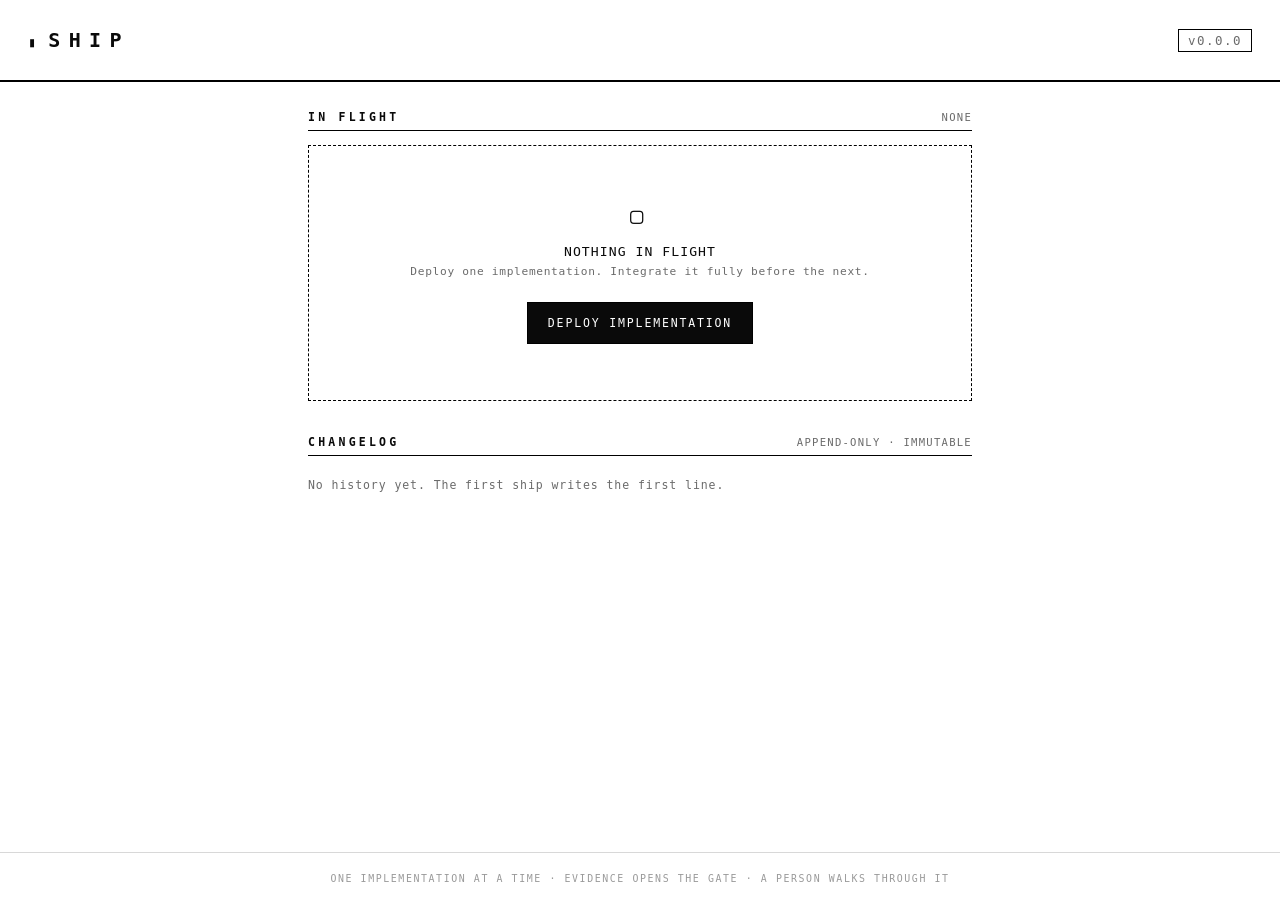
<file: index.html>
<!DOCTYPE html>
<html lang="en">
<head>
  <meta charset="UTF-8" />
  <meta name="viewport" content="width=device-width, initial-scale=1.0, maximum-scale=1.0, user-scalable=no, viewport-fit=cover" />
  <meta name="theme-color" content="#000000" />
  <meta name="apple-mobile-web-app-capable" content="yes" />
  <meta name="apple-mobile-web-app-status-bar-style" content="black" />
  <meta name="apple-mobile-web-app-title" content="SHIP" />
  <link rel="manifest" href="manifest.webmanifest" />
  <link rel="apple-touch-icon" href="icon.svg" />
  <link rel="icon" href="icon.svg" type="image/svg+xml" />
  <title>SHIP</title>
  <link rel="stylesheet" href="styles.css" />
</head>
<body>
  <noscript>SHIP requires JavaScript.</noscript>

  <header class="masthead">
    <div class="masthead__id">
      <span class="masthead__mark">▮</span>
      <span class="masthead__name">SHIP</span>
    </div>
    <div class="masthead__version" id="version-display" title="Current version of the self">v0.0.0</div>
  </header>

  <main id="app">
    <!-- Rendered by app.js -->
  </main>

  <footer class="footer">
    <span class="footer__rule">ONE IMPLEMENTATION AT A TIME · EVIDENCE OPENS THE GATE · A PERSON WALKS THROUGH IT</span>
  </footer>

  <!-- ───────────────── Modal: Deploy ───────────────── -->
  <div class="modal" id="deploy-modal" hidden>
    <div class="modal__panel" role="dialog" aria-modal="true" aria-labelledby="deploy-title">
      <h2 class="modal__title" id="deploy-title">DEPLOY IMPLEMENTATION</h2>
      <p class="modal__note">One thing, integrated before the next. No queue. No backlog.</p>
      <form id="deploy-form">
        <label class="field">
          <span class="field__label">FOCUS</span>
          <span class="field__hint">The single thing being integrated.</span>
          <input class="field__input" name="focus" type="text" maxlength="120" required
                 placeholder="e.g. Sleep consistency" autocomplete="off" />
        </label>

        <label class="field">
          <span class="field__label">BOTTLENECK</span>
          <span class="field__hint">The one current blocker. Editing this is the work.</span>
          <input class="field__input" name="bottleneck" type="text" maxlength="160" required
                 placeholder="e.g. No fixed wind-down time" autocomplete="off" />
        </label>

        <div class="field-row">
          <label class="field">
            <span class="field__label">WINDOW</span>
            <span class="field__hint">Days until the window closes and forces resolution.</span>
            <input class="field__input" name="window_days" type="number" min="1" max="365" value="14" required />
          </label>
          <label class="field">
            <span class="field__label">STABILIZATION</span>
            <span class="field__hint">Mandatory dwell days before the gate can open.</span>
            <input class="field__input" name="required_days" type="number" min="1" max="365" value="7" required />
          </label>
        </div>

        <label class="field">
          <span class="field__label">LINKED SIGNAL <span class="field__optional">— optional</span></span>
          <span class="field__hint">A behavior metric_id used as evidence. The only thing read across the wall.</span>
          <input class="field__input" name="linked_signal" type="text" maxlength="80"
                 placeholder="e.g. sleep_consistency" autocomplete="off" />
        </label>

        <div class="modal__actions">
          <button type="button" class="btn btn--ghost" data-close-modal>CANCEL</button>
          <button type="submit" class="btn btn--solid">DEPLOY</button>
        </div>
      </form>
    </div>
  </div>

  <!-- ───────────────── Modal: Generic prompt ───────────────── -->
  <div class="modal" id="prompt-modal" hidden>
    <div class="modal__panel" role="dialog" aria-modal="true" aria-labelledby="prompt-title">
      <h2 class="modal__title" id="prompt-title">—</h2>
      <p class="modal__note" id="prompt-note"></p>
      <form id="prompt-form">
        <label class="field">
          <span class="field__label" id="prompt-label">REASON</span>
          <input class="field__input" id="prompt-input" type="text" maxlength="200" autocomplete="off" />
        </label>
        <div class="modal__actions">
          <button type="button" class="btn btn--ghost" data-close-modal>CANCEL</button>
          <button type="submit" class="btn btn--solid" id="prompt-confirm">CONFIRM</button>
        </div>
      </form>
    </div>
  </div>

  <script src="app.js"></script>
</body>
</html>
</file>
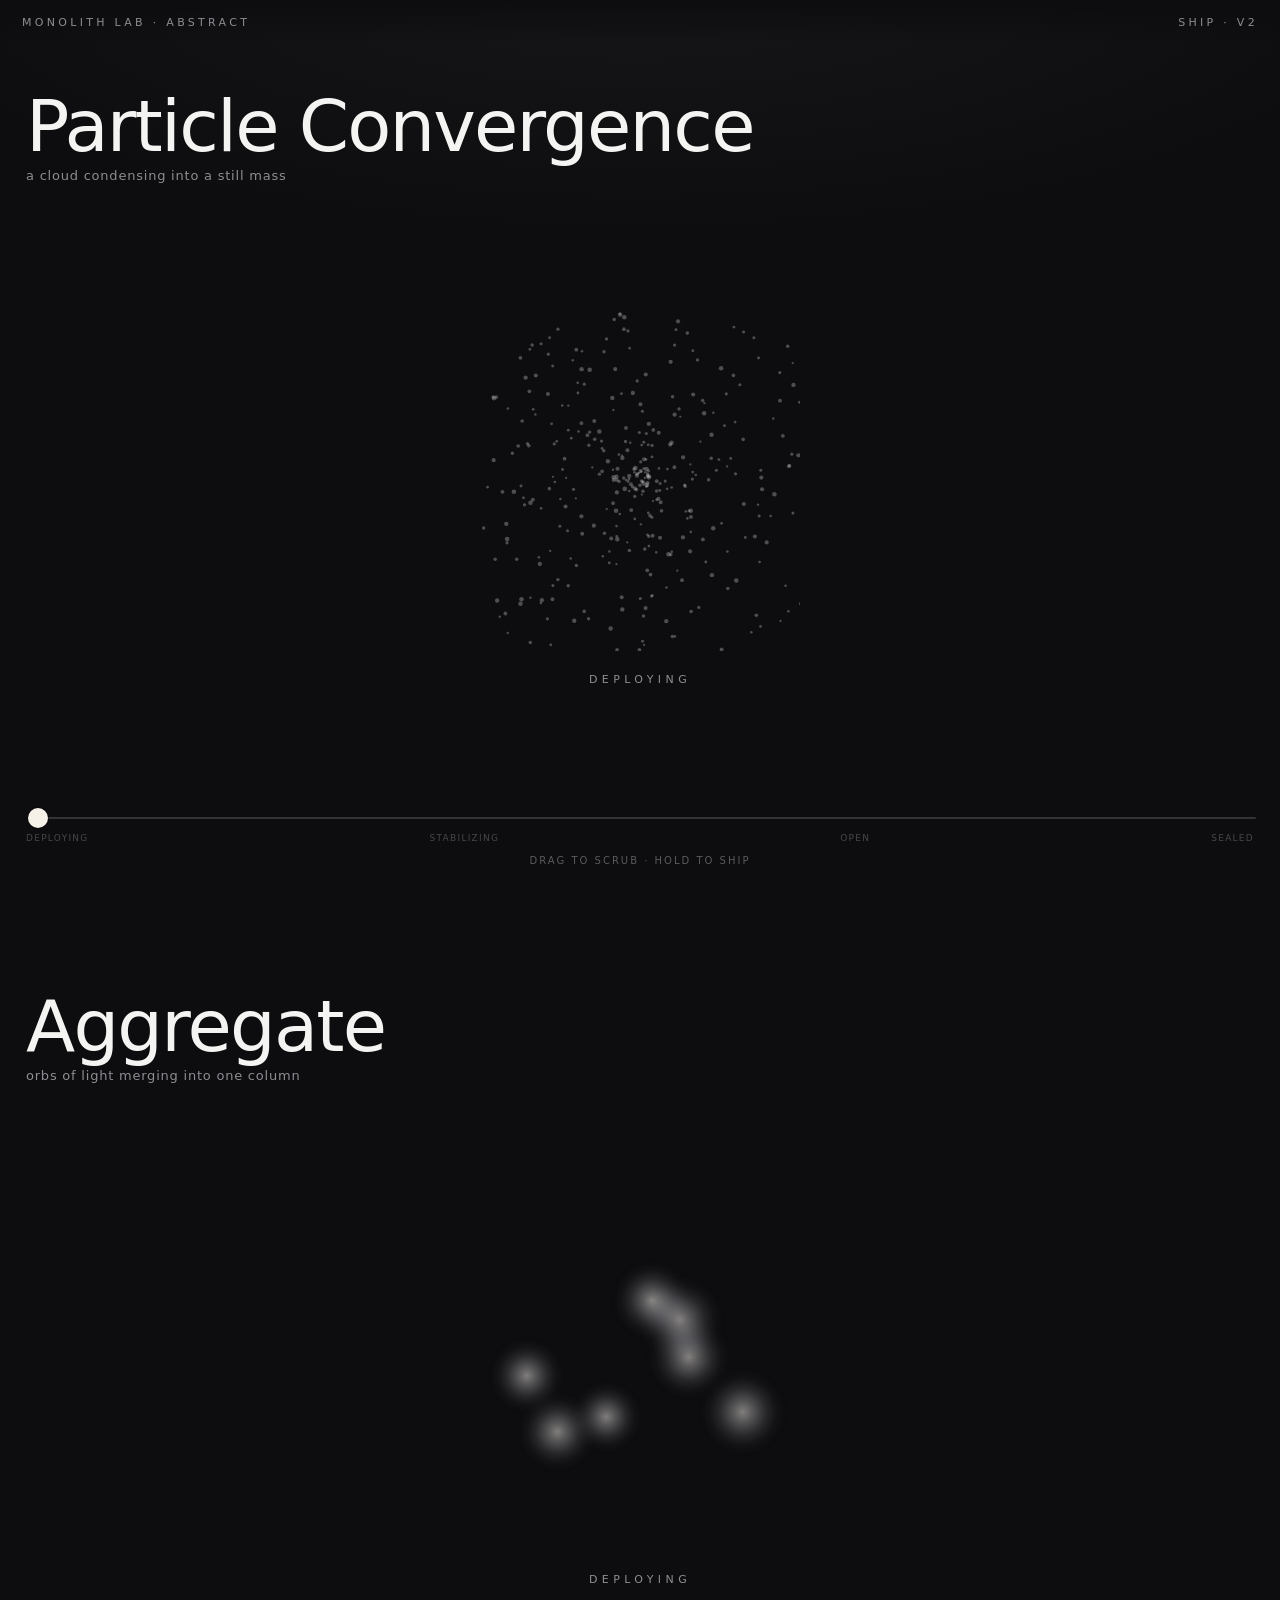
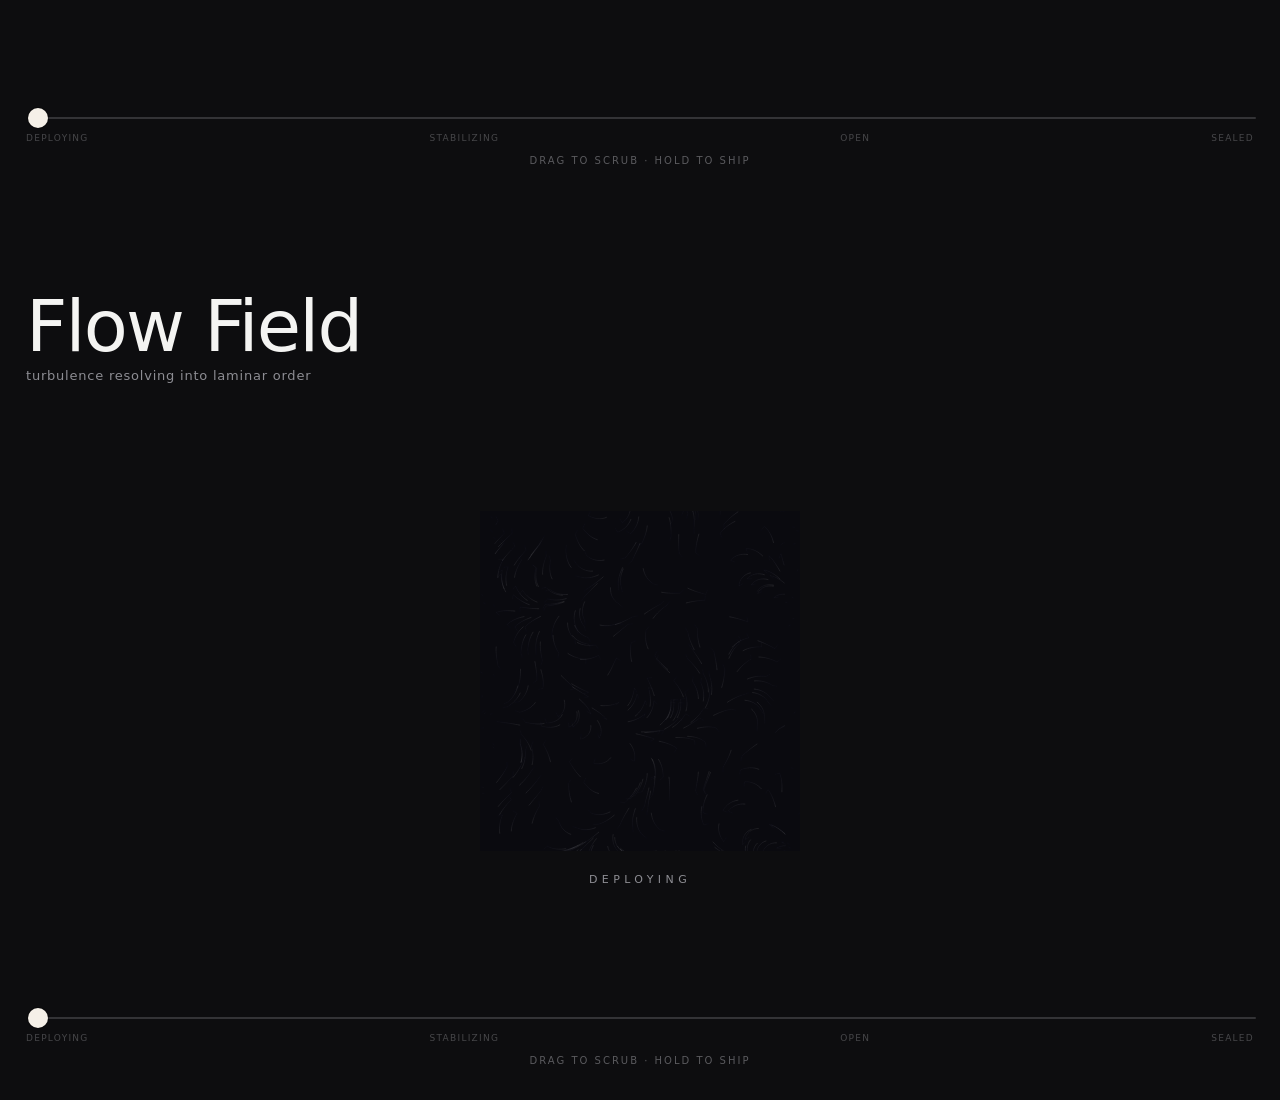
<file: concept/monolith-abstract.html>
<!DOCTYPE html>
<html lang="en">
<head>
<meta charset="UTF-8" />
<meta name="viewport" content="width=device-width, initial-scale=1.0, maximum-scale=1.0, user-scalable=no, viewport-fit=cover" />
<meta name="theme-color" content="#0D0D0F" />
<meta name="apple-mobile-web-app-capable" content="yes" />
<title>Monolith Lab — Abstract</title>
<style>
:root{--bg:#0D0D0F;--primary:#F4F4F2;--secondary:#8D8D93;--accent:#F5F0E8;
  --font:-apple-system,"SF Pro Display","Inter","Helvetica Neue",system-ui,sans-serif;}
*{box-sizing:border-box;-webkit-tap-highlight-color:transparent;}
html,body{margin:0;background:var(--bg);color:var(--primary);font-family:var(--font);
  -webkit-font-smoothing:antialiased;-webkit-text-size-adjust:100%;text-size-adjust:100%;
  touch-action:pan-y;overscroll-behavior:none;}
body::before{content:"";position:fixed;inset:0;z-index:0;pointer-events:none;
  background:radial-gradient(120% 60% at 50% -5%,rgba(245,240,232,.045),transparent 60%);}
.topbar{position:fixed;top:0;left:0;right:0;z-index:5;display:flex;justify-content:space-between;
  padding:max(16px,env(safe-area-inset-top)) 22px 12px;font-size:11px;letter-spacing:.3em;
  text-transform:uppercase;color:var(--secondary);background:linear-gradient(var(--bg),transparent);}
.deck{position:relative;z-index:1;}
.lab{min-height:100svh;min-height:100vh;display:flex;flex-direction:column;justify-content:center;
  gap:8px;padding:92px 26px max(34px,env(safe-area-inset-bottom));}
.lab__head h2{font-weight:300;font-size:clamp(40px,12vw,72px);letter-spacing:-.025em;margin:0;line-height:.95;}
.lab__head .sub{margin:8px 0 0;color:var(--secondary);font-size:13px;letter-spacing:.06em;}
.stage{flex:1;display:flex;flex-direction:column;align-items:center;justify-content:center;
  gap:22px;min-height:400px;position:relative;}
.canvaswrap{position:relative;width:100%;max-width:320px;height:340px;cursor:pointer;touch-action:none;}
canvas{width:100%;height:100%;display:block;}
.seal{position:absolute;left:0;right:0;top:50%;transform:translateY(-50%);text-align:center;
  font-size:13px;letter-spacing:.34em;font-variant-numeric:tabular-nums;color:transparent;
  pointer-events:none;transition:color .3s;}
.statelabel{font-size:11px;letter-spacing:.4em;text-transform:uppercase;color:var(--secondary);height:14px;transition:color .3s;}
.statelabel.sealed{color:var(--accent);}
.controls{display:flex;flex-direction:column;gap:12px;}
.slider{-webkit-appearance:none;appearance:none;width:100%;height:2px;border-radius:2px;background:rgba(141,141,147,.3);outline:none;}
.slider::-webkit-slider-thumb{-webkit-appearance:none;width:20px;height:20px;border-radius:50%;background:var(--accent);box-shadow:0 0 0 1px rgba(0,0,0,.3);}
.slider::-moz-range-thumb{width:20px;height:20px;border:none;border-radius:50%;background:var(--accent);}
.scaleline{display:flex;justify-content:space-between;font-size:9px;letter-spacing:.14em;text-transform:uppercase;color:rgba(141,141,147,.45);}
.hint{font-size:10px;letter-spacing:.2em;text-transform:uppercase;color:rgba(141,141,147,.6);text-align:center;}
.seal-flash{position:fixed;inset:0;background:var(--accent);z-index:9;opacity:0;pointer-events:none;transition:opacity .12s;mix-blend-mode:overlay;}
</style>
</head>
<body>
<div class="seal-flash" id="flash"></div>
<div class="topbar"><span>Monolith Lab · Abstract</span><span>SHIP · v2</span></div>
<div class="deck" id="deck"></div>

<script>
const TAU=Math.PI*2;
const rnd=(a,b)=>a+Math.random()*(b-a);
const easeIO=x=>x<.5?4*x*x*x:1-Math.pow(-2*x+2,3)/2;
const lerp=(a,b,k)=>a+(b-a)*k;

/* ════ generative concepts ════ each: init(w,h), draw(ctx,w,h,t,time) ════ */

function Particles(){
  let P=[],W,H;
  return{
    init(w,h){W=w;H=h;const cx=w/2,cy=h/2,bw=w*0.22,bh=h*0.62;P=[];
      for(let i=0;i<400;i++){
        // target inside a tall slab silhouette
        const tx=cx+rnd(-bw/2,bw/2), ty=cy+rnd(-bh/2,bh/2);
        const a=rnd(0,TAU), r=rnd(0,Math.max(w,h)*0.62);
        P.push({tx,ty,cx:cx+Math.cos(a)*r,cy:cy+Math.sin(a)*r,
          ph:rnd(0,TAU),sp:rnd(.5,1.6),sz:rnd(1.1,2.3)});
      }},
    draw(ctx,w,h,t,time){
      ctx.clearRect(0,0,w,h);
      const e=easeIO(t), jit=(1-t)*9;
      if(t>.6){const g=ctx.createRadialGradient(w/2,h/2,4,w/2,h/2,h*.4);
        g.addColorStop(0,`rgba(245,240,232,${(t-.6)*0.12})`);g.addColorStop(1,'transparent');
        ctx.fillStyle=g;ctx.fillRect(0,0,w,h);}
      for(const p of P){
        const x=lerp(p.cx,p.tx,e)+Math.sin(time*.001*p.sp+p.ph)*jit;
        const y=lerp(p.cy,p.ty,e)+Math.cos(time*.0012*p.sp+p.ph)*jit;
        ctx.beginPath();ctx.arc(x,y,p.sz,0,TAU);
        ctx.fillStyle=`rgba(${t>.85?'245,240,232':'200,200,205'},${0.35+0.55*t})`;
        ctx.fill();
      }
    }
  };
}

function Aggregate(){
  let B=[],W,H;
  return{
    init(w,h){W=w;H=h;const cx=w/2,cy=h/2;B=[];
      const n=7;
      for(let i=0;i<n;i++){
        const ty=cy+ (i-(n-1)/2)*(h*0.085);              // converged: vertical column
        B.push({ty,tx:cx,ang:rnd(0,TAU),orb:rnd(h*0.16,h*0.34),
          sp:rnd(.3,.7)*(Math.random()<.5?-1:1),r:rnd(34,46)});
      }},
    draw(ctx,w,h,t,time){
      ctx.clearRect(0,0,w,h);
      ctx.globalCompositeOperation='lighter';
      const e=easeIO(t);
      for(const b of B){
        const ang=b.ang+time*.0004*b.sp*(1-t);
        const sx=w/2+Math.cos(ang)*b.orb, sy=h/2+Math.sin(ang)*b.orb*0.8;
        const x=lerp(sx,b.tx,e), y=lerp(sy,b.ty,e);
        const r=b.r*(1+0.15*t);
        const g=ctx.createRadialGradient(x,y,0,x,y,r);
        const core=t>.85?245:225;
        g.addColorStop(0,`rgba(${core},${core-5},${core-12},${0.55+0.3*t})`);
        g.addColorStop(.5,`rgba(180,180,188,${0.18+0.12*t})`);
        g.addColorStop(1,'transparent');
        ctx.fillStyle=g;ctx.beginPath();ctx.arc(x,y,r,0,TAU);ctx.fill();
      }
      ctx.globalCompositeOperation='source-over';
    }
  };
}

function FlowField(){
  let P=[],W,H,first=true;
  return{
    init(w,h){W=w;H=h;P=[];first=true;
      for(let i=0;i<280;i++)P.push({x:rnd(0,w),y:rnd(0,h),ph:rnd(0,TAU)});},
    draw(ctx,w,h,t,time){
      if(first){ctx.fillStyle='#0D0D0F';ctx.fillRect(0,0,w,h);first=false;}
      ctx.fillStyle='rgba(13,13,15,0.14)';ctx.fillRect(0,0,w,h);   // trails
      const cx=w/2, colW=lerp(w*0.9,w*0.20,t);                     // funnel into a column
      const turb=(1-t), speed=lerp(2.4,0.7,t);
      ctx.lineWidth=1;
      for(const p of P){
        // field angle: turbulent -> vertical(up)
        const n=Math.sin(p.x*0.02+time*0.0007)+Math.cos(p.y*0.025-time*0.0006);
        const ang=lerp(-Math.PI/2+n*1.6, -Math.PI/2, t) + n*turb*0.4;
        const nx=p.x+Math.cos(ang)*speed, ny=p.y+Math.sin(ang)*speed;
        ctx.strokeStyle=`rgba(${t>.85?'245,240,232':'190,190,196'},${0.10+0.35*t})`;
        ctx.beginPath();ctx.moveTo(p.x,p.y);ctx.lineTo(nx,ny);ctx.stroke();
        p.x=nx;p.y=ny;
        // respawn within the column when leaving top/edges
        if(p.y<0||p.x<cx-colW/2||p.x>cx+colW/2){
          p.x=cx+rnd(-colW/2,colW/2); p.y=h+rnd(0,10);
        }
        if(p.y>h+12){p.y=h;}
      }
    }
  };
}

const CONCEPTS=[
  {name:'Particle Convergence',sub:'a cloud condensing into a still mass',make:Particles},
  {name:'Aggregate',sub:'orbs of light merging into one column',make:Aggregate},
  {name:'Flow Field',sub:'turbulence resolving into laminar order',make:FlowField},
];

const flash=document.getElementById('flash'), deck=document.getElementById('deck');
const stateName=t=>t>=1?'SEALED · v1.5.0':t>=.7?'GATE OPEN':t>=.34?'STABILIZING':'DEPLOYING';
const vibe=p=>{try{navigator.vibrate&&navigator.vibrate(p);}catch(e){}};
let actx=null;
function sealSound(){try{actx=actx||new(window.AudioContext||window.webkitAudioContext)();
  const t=actx.currentTime,o=actx.createOscillator(),g=actx.createGain();o.type='sine';
  o.frequency.setValueAtTime(155,t);o.frequency.exponentialRampToValueAtTime(40,t+.22);
  g.gain.setValueAtTime(.0001,t);g.gain.exponentialRampToValueAtTime(.45,t+.012);
  g.gain.exponentialRampToValueAtTime(.0001,t+.5);o.connect(g).connect(actx.destination);
  o.start(t);o.stop(t+.55);}catch(e){}}

const items=[];
CONCEPTS.forEach(c=>{
  const sec=document.createElement('section');sec.className='lab';
  sec.innerHTML=`
    <div class="lab__head"><h2>${c.name}</h2><p class="sub">${c.sub}</p></div>
    <div class="stage">
      <div class="canvaswrap"><canvas></canvas><div class="seal"></div></div>
      <div class="statelabel">DEPLOYING</div>
    </div>
    <div class="controls">
      <input class="slider" type="range" min="0" max="1000" value="0">
      <div class="scaleline"><span>Deploying</span><span>Stabilizing</span><span>Open</span><span>Sealed</span></div>
      <div class="hint">drag to scrub · hold to ship</div>
    </div>`;
  deck.appendChild(sec);

  const wrap=sec.querySelector('.canvaswrap'), canvas=sec.querySelector('canvas'),
        seal=sec.querySelector('.seal'), label=sec.querySelector('.statelabel'),
        slider=sec.querySelector('.slider');
  const dpr=Math.min(2,window.devicePixelRatio||1);
  const cw=wrap.clientWidth, ch=wrap.clientHeight;
  canvas.width=cw*dpr; canvas.height=ch*dpr;
  const ctx=canvas.getContext('2d'); ctx.scale(dpr,dpr);
  const inst=c.make(); inst.init(cw,ch);

  const it={inst,ctx,cw,ch,t:0,baseT:0,holding:false,holdStart:0,sealed:false,
            seal,label,slider,visible:true,wrap};
  items.push(it);

  slider.addEventListener('input',()=>{ if(it.holding) return; it.baseT=slider.value/1000; it.t=it.baseT; });

  wrap.addEventListener('pointerdown',e=>{ e.preventDefault(); if(it.sealed) return;
    it.holding=true; it.baseT=slider.value/1000; it.holdStart=performance.now(); vibe(8); });
  const release=()=>{ if(!it.holding) return; it.holding=false; };
  window.addEventListener('pointerup',release);
  window.addEventListener('pointercancel',release);

  new IntersectionObserver(es=>es.forEach(e=>it.visible=e.isIntersecting),{threshold:.15}).observe(sec);
});

const HOLD=1500;
let last=0, vibeAcc=0;
function loop(now){
  const dt=now-last; last=now; vibeAcc+=dt;
  for(const it of items){
    if(it.holding){
      const k=Math.min(1,(now-it.holdStart)/HOLD);
      it.t=it.baseT+(1-it.baseT)*k;
      if(vibeAcc>120){vibe(4);}
      if(k>=1 && !it.sealed){
        it.sealed=true; it.holding=false; it.slider.value=1000;
        vibe([0,60]); sealSound();
        flash.style.opacity=.85; setTimeout(()=>flash.style.opacity=0,140);
        setTimeout(()=>{it.sealed=false;},1800);
      }
    }else if(!it.sealed){
      it.t+=(it.baseT-it.t)*0.18;
    }
    if(it.visible) it.inst.draw(it.ctx,it.cw,it.ch,it.t,now);
    it.label.textContent=stateName(it.t);
    it.label.classList.toggle('sealed',it.t>=0.999);
    it.seal.textContent=it.t>=0.7?(it.t>=0.999?'v1.5.0':'v1.4.0'):'';
    it.seal.style.color=`rgba(245,240,232,${Math.max(0,(it.t-0.6))*0.9})`;
  }
  if(vibeAcc>120) vibeAcc=0;
  requestAnimationFrame(loop);
}
requestAnimationFrame(loop);
</script>
</body>
</html>
</file>
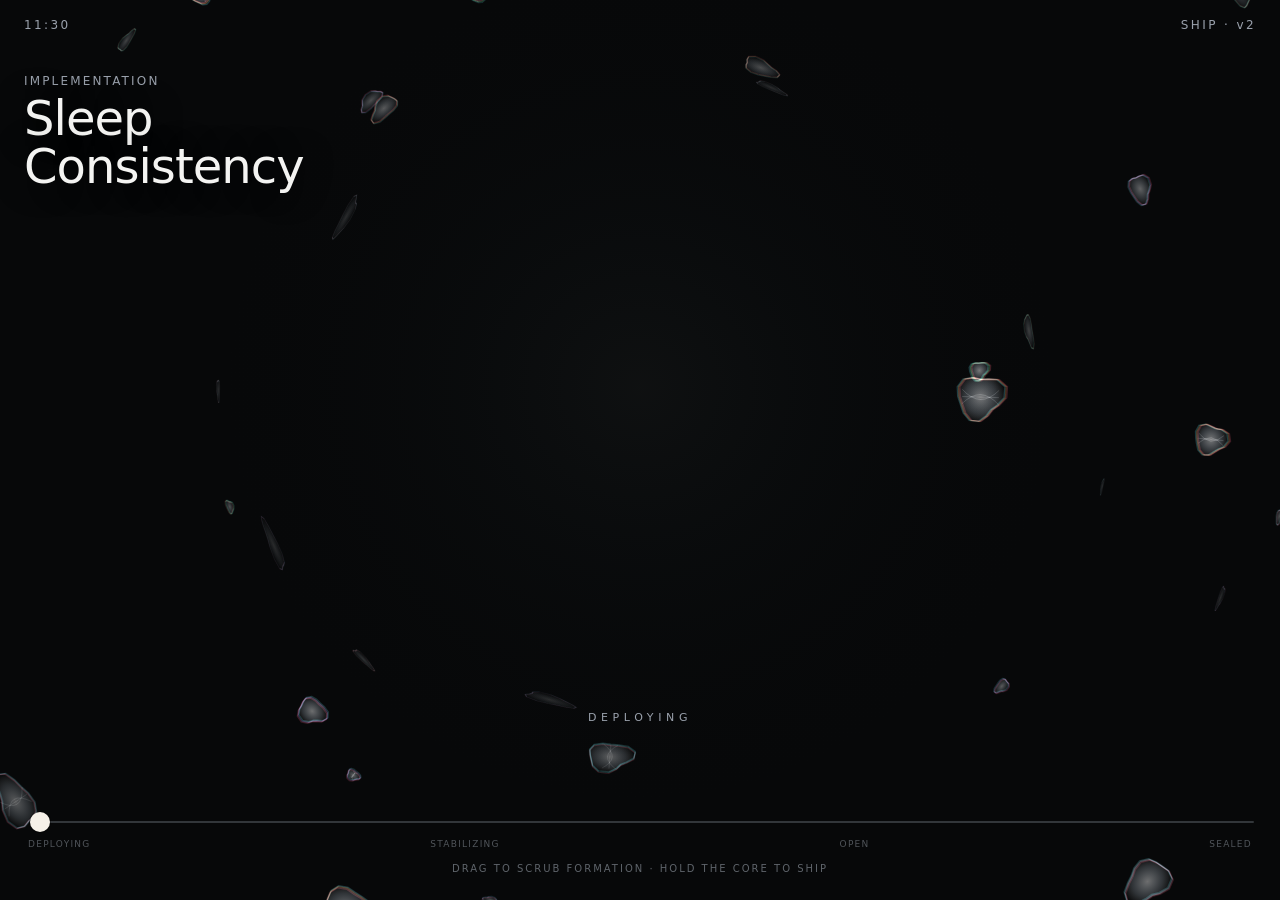
<file: concept/monolith-fluid.html>
<!DOCTYPE html>
<html lang="en">
<head>
<meta charset="UTF-8" />
<meta name="viewport" content="width=device-width, initial-scale=1.0, maximum-scale=1.0, user-scalable=no, viewport-fit=cover" />
<meta name="theme-color" content="#070809" />
<meta name="apple-mobile-web-app-capable" content="yes" />
<title>Monolith — Anomaly Core</title>
<style>
:root{--bg:#070809;--primary:#F4F4F2;--secondary:#9AA1AC;--accent:#F5F0E8;
  --font:-apple-system,"SF Pro Display","Inter","Helvetica Neue",system-ui,sans-serif;}
*{box-sizing:border-box;-webkit-tap-highlight-color:transparent;}
html,body{margin:0;height:100%;background:var(--bg);color:var(--primary);font-family:var(--font);
  -webkit-font-smoothing:antialiased;-webkit-text-size-adjust:100%;touch-action:none;overscroll-behavior:none;}
.top{position:fixed;z-index:4;top:0;left:0;right:0;display:flex;justify-content:space-between;
  padding:max(18px,env(safe-area-inset-top)) 24px 0;font-size:12px;letter-spacing:.2em;color:var(--secondary);}
.title{position:fixed;left:24px;top:max(74px,calc(env(safe-area-inset-top) + 56px));z-index:4;}
.title .k{font-size:12px;letter-spacing:.18em;color:var(--secondary);text-transform:uppercase;}
.title .h{font-weight:300;font-size:clamp(34px,9vw,48px);letter-spacing:-.02em;line-height:1;margin-top:6px;
  text-shadow:0 1px 30px rgba(0,0,0,.7);}
#fluid{position:fixed;inset:0;z-index:1;width:100%;height:100%;display:block;}
.statelabel{position:fixed;left:0;right:0;bottom:176px;z-index:4;text-align:center;
  font-size:11px;letter-spacing:.42em;text-transform:uppercase;color:var(--secondary);transition:color .3s;}
.statelabel.sealed{color:var(--accent);}
.panel{position:fixed;left:0;right:0;bottom:0;z-index:4;
  padding:0 28px max(26px,env(safe-area-inset-bottom));display:flex;flex-direction:column;gap:14px;}
.slider{-webkit-appearance:none;appearance:none;width:100%;height:2px;border-radius:2px;background:rgba(154,161,172,.3);outline:none;}
.slider::-webkit-slider-thumb{-webkit-appearance:none;width:20px;height:20px;border-radius:50%;background:var(--accent);box-shadow:0 0 0 1px rgba(0,0,0,.3);}
.scaleline{display:flex;justify-content:space-between;font-size:9px;letter-spacing:.14em;text-transform:uppercase;color:rgba(154,161,172,.5);}
.hint{font-size:10px;letter-spacing:.2em;text-transform:uppercase;color:rgba(154,161,172,.6);text-align:center;}
.seal-flash{position:fixed;inset:0;background:#eafff6;z-index:9;opacity:0;pointer-events:none;transition:opacity .12s;mix-blend-mode:screen;}
</style>
</head>
<body>
<div class="seal-flash" id="flash"></div>
<canvas id="fluid"></canvas>
<div class="top"><span>11:30</span><span>SHIP · v2</span></div>
<div class="title"><div class="k">Implementation</div><div class="h">Sleep<br>Consistency</div></div>
<div class="statelabel" id="state">DEPLOYING</div>
<div class="panel">
  <input class="slider" id="slider" type="range" min="0" max="1000" value="0">
  <div class="scaleline"><span>Deploying</span><span>Stabilizing</span><span>Open</span><span>Sealed</span></div>
  <div class="hint">drag to scrub formation · hold the core to ship</div>
</div>

<script>
const TAU=Math.PI*2, rnd=(a,b)=>a+Math.random()*(b-a),
      lerp=(a,b,k)=>a+(b-a)*k, clamp=(v,a,b)=>Math.max(a,Math.min(b,v)),
      easeIO=x=>x<.5?4*x*x*x:1-Math.pow(-2*x+2,3)/2;

const disp=document.getElementById('fluid'), D=disp.getContext('2d');
const flash=document.getElementById('flash'), stateEl=document.getElementById('state'),
      slider=document.getElementById('slider');

let CW,CH,cx,cy,R,dpr,cells=[],tendrils=[];
// iridescent rim hues
const HUES=[[255,95,120],[95,230,235],[120,255,150],[225,225,255],[200,150,255],[255,170,90]];

function rot(x,y,z,ax,ay){
  const cz=Math.cos(ay),sz=Math.sin(ay), x1=x*cz+z*sz, z1=-x*sz+z*cz;
  const cxx=Math.cos(ax),sxx=Math.sin(ax), y1=y*cxx-z1*sxx, z2=y*sxx+z1*cxx;
  return [x1,y1,z2];
}
// organic, slowly-undulating radius per body direction -> lumpy living shell
function rho(u,time){
  return 1 + 0.13*Math.sin(u[0]*2.1+time*0.0004)
           + 0.10*Math.sin(u[1]*1.7-time*0.0005+1.3)
           + 0.09*Math.sin(u[2]*2.3+time*0.00035+2.1);
}
// wobbly membrane outline instead of a clean ellipse
function blobPath(c,rad,ph,sp,time){
  c.beginPath();
  const M=16;
  for(let i=0;i<=M;i++){const a=i/M*TAU,
    rr=rad*(1+0.17*Math.sin(3*a+ph)+0.10*Math.sin(2*a-time*0.001*sp+ph*1.6));
    const x=Math.cos(a)*rr, y=Math.sin(a)*rr; i?c.lineTo(x,y):c.moveTo(x,y);}
  c.closePath();
}
function setup(){
  dpr=Math.min(2,window.devicePixelRatio||1);
  CW=window.innerWidth; CH=window.innerHeight;
  disp.width=CW*dpr; disp.height=CH*dpr; D.setTransform(dpr,0,0,dpr,0,0);
  cx=CW*0.5; cy=CH*0.43; R=Math.min(CW,CH)*0.19;

  // cells distributed on a sphere (Fibonacci), each a glowing hole in the shell
  cells=[]; const N=122, GA=Math.PI*(3-Math.sqrt(5));
  for(let i=0;i<N;i++){
    const y=1-(i/(N-1))*2, rr=Math.sqrt(Math.max(0,1-y*y)), th=i*GA;
    const u=[Math.cos(th)*rr, y, Math.sin(th)*rr];
    const a=rnd(0,TAU), rad=rnd(CW*0.25,CW*0.8);
    cells.push({u, size:0.04+0.12*Math.pow(Math.random(),1.7), hue:HUES[(Math.random()*HUES.length)|0],
      strands:Math.random()<0.5, spike:Math.random()<0.55?rnd(0.14,0.42):0,
      cx0:cx+Math.cos(a)*rad, cy0:cy+Math.sin(a)*rad, ph:rnd(0,TAU), sp:rnd(.6,1.3)});
  }
  // dendritic tendrils crawling off the shell (the "anomaly spread")
  tendrils=[];
  const add=(p,q)=>[p[0]+q[0],p[1]+q[1],p[2]+q[2]];
  const sc=(p,s)=>[p[0]*s,p[1]*s,p[2]*s];
  const jit=(d,s)=>{const j=[d[0]+rnd(-s,s),d[1]+rnd(-s,s),d[2]+rnd(-s,s)];
    const l=Math.hypot(...j)||1;return [j[0]/l,j[1]/l,j[2]/l];};
  function branch(start,dir,len,depth){
    if(depth<=0||len<0.05) return;
    const d2=jit(dir,0.28), end=add(start,sc(d2,len));
    tendrils.push([start,end,depth]);
    const n=depth>1?2:1;
    for(let k=0;k<n;k++) branch(end,d2,len*0.62,depth-1);
  }
  for(let r=0;r<6;r++){
    const a=rnd(0,TAU), ph=Math.acos(rnd(-0.4,0.9));
    const u=[Math.sin(ph)*Math.cos(a),Math.cos(ph),Math.sin(ph)*Math.sin(a)];
    branch(u, u, 0.55, 4);
  }
}
addEventListener('resize',setup);

function drawEnergy(t,time){
  const e=easeIO(t), b=0.5+0.5*Math.sin(time*0.00075);
  const ax=time*0.00020, ay=time*0.00032;
  D.clearRect(0,0,CW,CH);
  D.fillStyle='#070809'; D.fillRect(0,0,CW,CH);

  // luminous bloom behind the core (echoes the bright haze in the reference)
  const bi=(0.12+0.7*t)*(0.82+0.18*b);
  const bg=D.createRadialGradient(cx,cy,0,cx,cy,R*2.6);
  bg.addColorStop(0,`rgba(228,248,240,${0.30*bi})`);
  bg.addColorStop(.4,`rgba(150,200,210,${0.12*bi})`);
  bg.addColorStop(1,'rgba(0,0,0,0)');
  D.fillStyle=bg; D.beginPath(); D.arc(cx,cy,R*2.6,0,TAU); D.fill();

  // dendritic tendrils (behind shell), grow with t
  if(t>0.45){
    const ta=clamp((t-0.45)/0.55,0,1);
    D.lineWidth=1;
    for(const [s,en,depth] of tendrils){
      const ps=rot(s[0],s[1],s[2],ax,ay), pe=rot(en[0],en[1],en[2],ax,ay);
      const x1=cx+ps[0]*R, y1=cy+ps[1]*R, x2=cx+pe[0]*R, y2=cy+pe[1]*R;
      const dep=(((ps[2]+pe[2])/2)+1)/2;
      D.strokeStyle=`rgba(200,235,235,${ta*(0.12+0.18*dep)/depth})`;
      D.beginPath(); D.moveTo(x1,y1); D.lineTo(x2,y2); D.stroke();
    }
  }

  // dark shell base (shaded, lit from upper-left)
  const shellA=clamp((t-0.15)/0.6,0,1);
  if(shellA>0.02){
    const sg=D.createRadialGradient(cx-R*0.35,cy-R*0.4,R*0.1,cx,cy,R*1.05);
    sg.addColorStop(0,`rgba(58,44,66,${shellA})`);
    sg.addColorStop(.6,`rgba(28,22,34,${shellA})`);
    sg.addColorStop(1,`rgba(10,9,14,${shellA})`);
    D.fillStyle=sg; D.beginPath();
    const M=44;
    for(let i=0;i<=M;i++){const a=i/M*TAU,
      rad=R*(1.0+0.07*Math.sin(3*a+time*0.0004)+0.05*Math.sin(5*a-time*0.0005+1.1));
      const x=cx+Math.cos(a)*rad, y=cy+Math.sin(a)*rad; i?D.lineTo(x,y):D.moveTo(x,y);}
    D.closePath(); D.fill();
  }

  // spikes (sea-urchin) on the silhouette — drawn before cells
  D.globalCompositeOperation='source-over';
  for(const c of cells){
    if(!c.spike) continue;
    const u=rot(c.u[0],c.u[1],c.u[2],ax,ay);
    if(u[2]>0.4) continue;                      // only rim/side spikes show
    const RR=R*rho(c.u,time), L=c.spike*R*e;
    const bx=cx+u[0]*RR, by=cy+u[1]*RR;
    const tx=cx+u[0]*(RR+L), ty=cy+u[1]*(RR+L);
    D.strokeStyle=`rgba(40,46,58,${shellA*0.9})`; D.lineWidth=2.2;
    D.beginPath(); D.moveTo(bx,by); D.lineTo(tx,ty); D.stroke();
    D.fillStyle=`rgba(210,235,240,${shellA*0.5})`; D.beginPath(); D.arc(tx,ty,1.1,0,TAU); D.fill();
  }

  // glowing cells (holes), additive, depth-sorted front
  D.globalCompositeOperation='lighter';
  const proj=cells.map(c=>{const u=rot(c.u[0],c.u[1],c.u[2],ax,ay);return {c,u};})
                  .sort((a,bb)=>a.u[2]-bb.u[2]);
  for(const {c,u} of proj){
    if(u[2]<-0.15) continue;                    // hidden on the far side
    const RR=R*rho(c.u,time);
    const sx=lerp(c.cx0, cx+u[0]*RR, e), sy=lerp(c.cy0, cy+u[1]*RR, e);
    const ang=Math.atan2(sy-cy, sx-cx);
    const minor=clamp(Math.abs(u[2]),0.16,1);   // foreshorten toward silhouette
    const cellR=c.size*R*(0.9+0.2*b);
    const bright=(0.30+0.7*clamp(u[2],0,1))*(0.45+0.55*t);
    D.save(); D.translate(sx,sy); D.rotate(ang); D.scale(minor,1);
    const g=D.createRadialGradient(0,0,0,0,0,cellR*1.1);
    g.addColorStop(0,`rgba(255,255,255,${bright})`);
    g.addColorStop(.62,`rgba(225,240,255,${bright*0.45})`);
    g.addColorStop(1,'rgba(255,255,255,0)');
    blobPath(D,cellR,c.ph,c.sp,time); D.fillStyle=g; D.fill();
    // iridescent chromatic rim (offset red/cyan + per-cell hue), on the membrane
    D.lineWidth=1.3;
    D.save(); D.translate(1.4,0); blobPath(D,cellR*0.94,c.ph,c.sp,time);
      D.strokeStyle=`rgba(255,90,120,${bright*0.5})`; D.stroke(); D.restore();
    D.save(); D.translate(-1.4,0); blobPath(D,cellR*0.94,c.ph,c.sp,time);
      D.strokeStyle=`rgba(90,225,235,${bright*0.5})`; D.stroke(); D.restore();
    blobPath(D,cellR*0.94,c.ph,c.sp,time);
    D.strokeStyle=`rgba(${c.hue[0]},${c.hue[1]},${c.hue[2]},${bright*0.6})`; D.stroke();
    // web strands inside the larger front cells
    if(c.strands && u[2]>0.45){
      D.strokeStyle=`rgba(255,255,255,${bright*0.35})`; D.lineWidth=0.8;
      for(let k=-1;k<=1;k++){D.beginPath();
        D.moveTo(-cellR*0.8,k*cellR*0.3);
        D.quadraticCurveTo(0,-k*cellR*0.5, cellR*0.8,k*cellR*0.3); D.stroke();}
    }
    D.restore();
  }
  D.globalCompositeOperation='source-over';
}

/* radial hold-dial */
function drawDial(k){
  if(k<=0) return;
  const axx=cx, ayy=cy+R+CH*0.15, Rd=44, A0=Math.PI*0.75, A1=Math.PI*2.25;
  for(let i=0;i<=28;i++){const a=lerp(A0,A1,i/28), on=i/28<=k,
    r1=Rd+(i%7===0?9:5), x1=axx+Math.cos(a)*Rd, y1=ayy+Math.sin(a)*Rd,
    x2=axx+Math.cos(a)*r1, y2=ayy+Math.sin(a)*r1;
    D.strokeStyle=on?'rgba(210,250,240,.9)':'rgba(154,161,172,.28)'; D.lineWidth=1.4;
    D.beginPath();D.moveTo(x1,y1);D.lineTo(x2,y2);D.stroke();}
  const ka=lerp(A0,A1,k), kx=axx+Math.cos(ka)*Rd, ky=ayy+Math.sin(ka)*Rd;
  D.fillStyle='#fff';D.beginPath();D.arc(kx,ky,7,0,TAU);D.fill();
}

let t=0, baseT=0, holding=false, holdStart=0, sealed=false, holdK=0;
const HOLD=1600;
const stateName=v=>v>=.999?'SEALED · v1.5.0':v>=.7?'GATE OPEN':v>=.34?'STABILIZING':'DEPLOYING';
const vibe=p=>{try{navigator.vibrate&&navigator.vibrate(p);}catch(e){}};
let actx=null;
function sealSound(){try{actx=actx||new(window.AudioContext||window.webkitAudioContext)();
  const tt=actx.currentTime,o=actx.createOscillator(),g=actx.createGain();o.type='triangle';
  o.frequency.setValueAtTime(420,tt);o.frequency.exponentialRampToValueAtTime(70,tt+.3);
  g.gain.setValueAtTime(.0001,tt);g.gain.exponentialRampToValueAtTime(.4,tt+.01);
  g.gain.exponentialRampToValueAtTime(.0001,tt+.6);o.connect(g).connect(actx.destination);
  o.start(tt);o.stop(tt+.65);}catch(e){}}

slider.addEventListener('input',()=>{ if(holding) return; baseT=slider.value/1000; t=baseT; });
disp.addEventListener('pointerdown',e=>{e.preventDefault(); if(sealed) return;
  holding=true; baseT=slider.value/1000; holdStart=performance.now(); vibe(8);});
const release=()=>{ holding=false; };
addEventListener('pointerup',release); addEventListener('pointercancel',release);

let lastVibe=0;
function loop(now){
  if(holding){
    const k=clamp((now-holdStart)/HOLD,0,1); holdK=k;
    t=baseT+(1-baseT)*k;
    if(now-lastVibe>110){vibe(4);lastVibe=now;}
    if(k>=1&&!sealed){ sealed=true; holding=false; slider.value=1000;
      vibe([0,70]); sealSound();
      flash.style.opacity=.8; setTimeout(()=>flash.style.opacity=0,150);
      setTimeout(()=>{sealed=false;holdK=0;},2000); }
  }else if(!sealed){ t+=(baseT-t)*0.16; holdK+=(0-holdK)*0.1; }
  drawEnergy(t,now);
  drawDial(sealed?1:holdK);
  stateEl.textContent=stateName(t);
  stateEl.classList.toggle('sealed',t>=.999);
  requestAnimationFrame(loop);
}
setup(); requestAnimationFrame(loop);
</script>
</body>
</html>
</file>
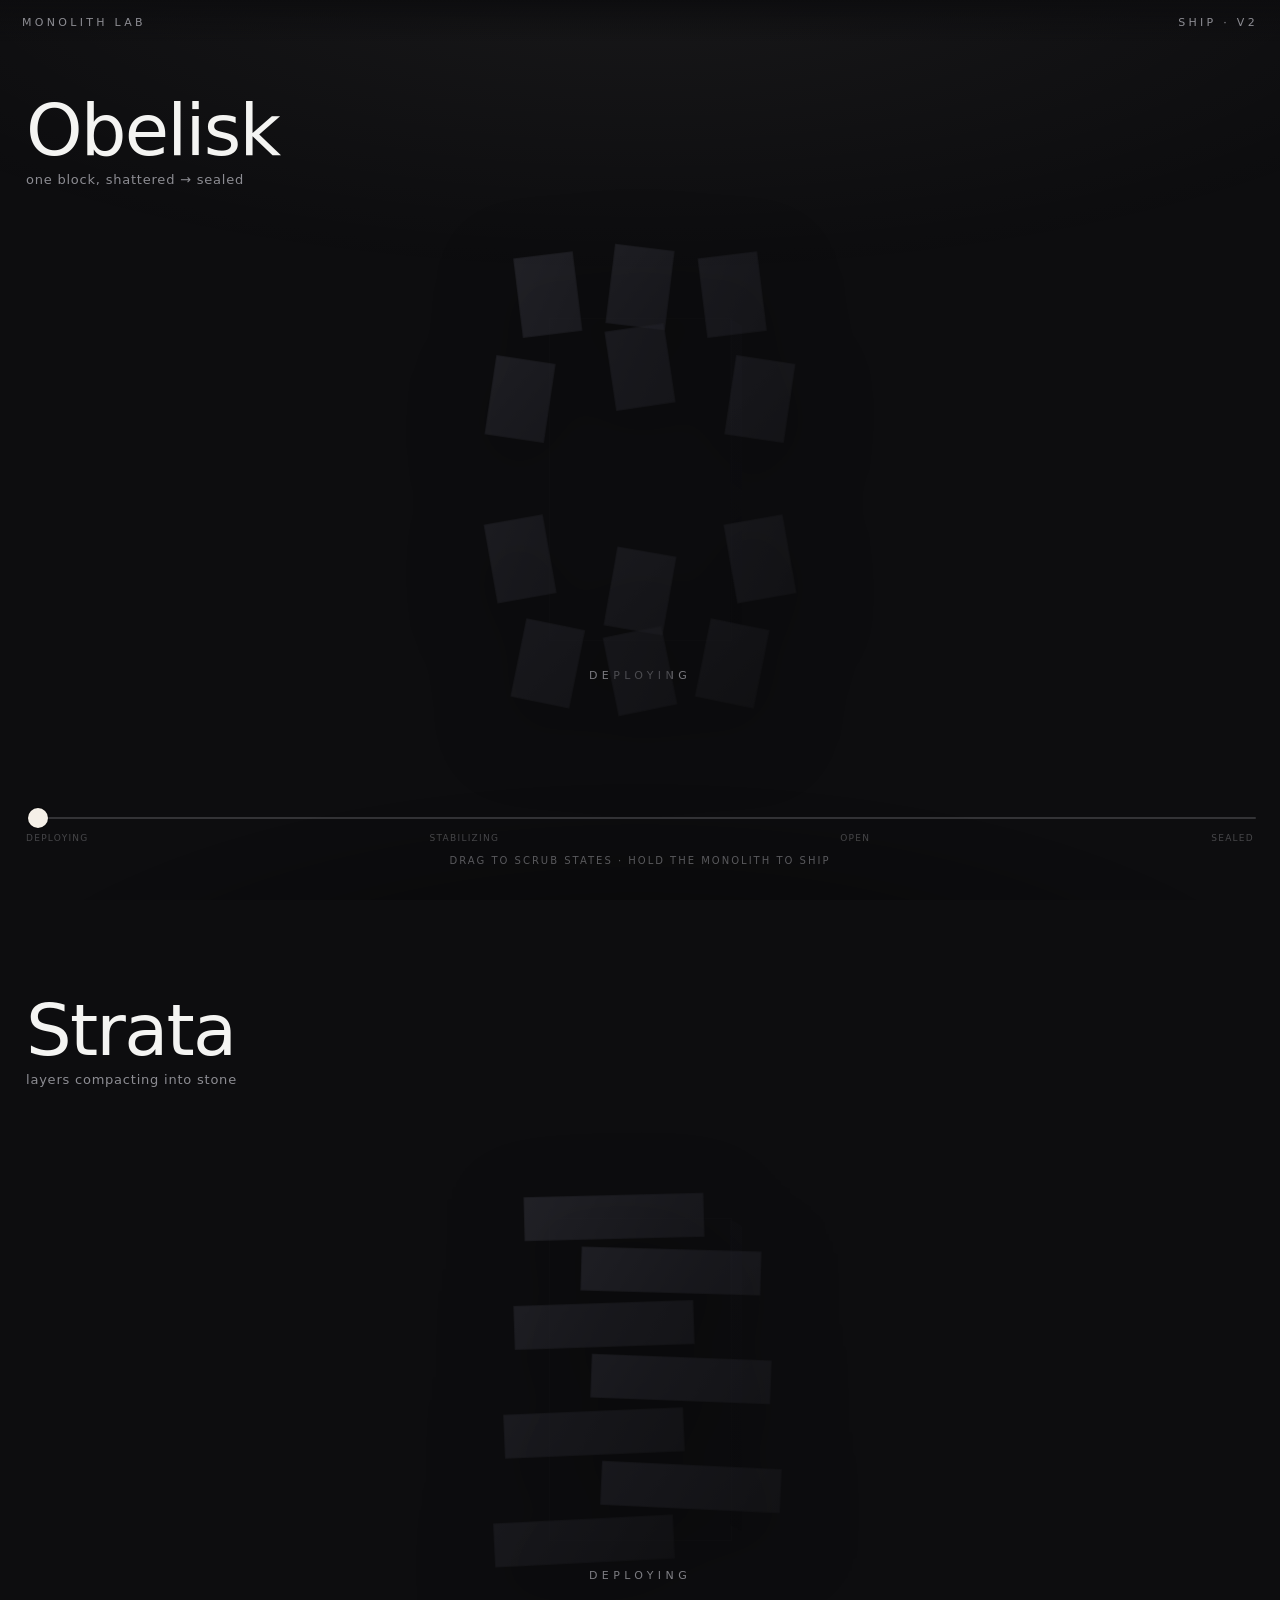
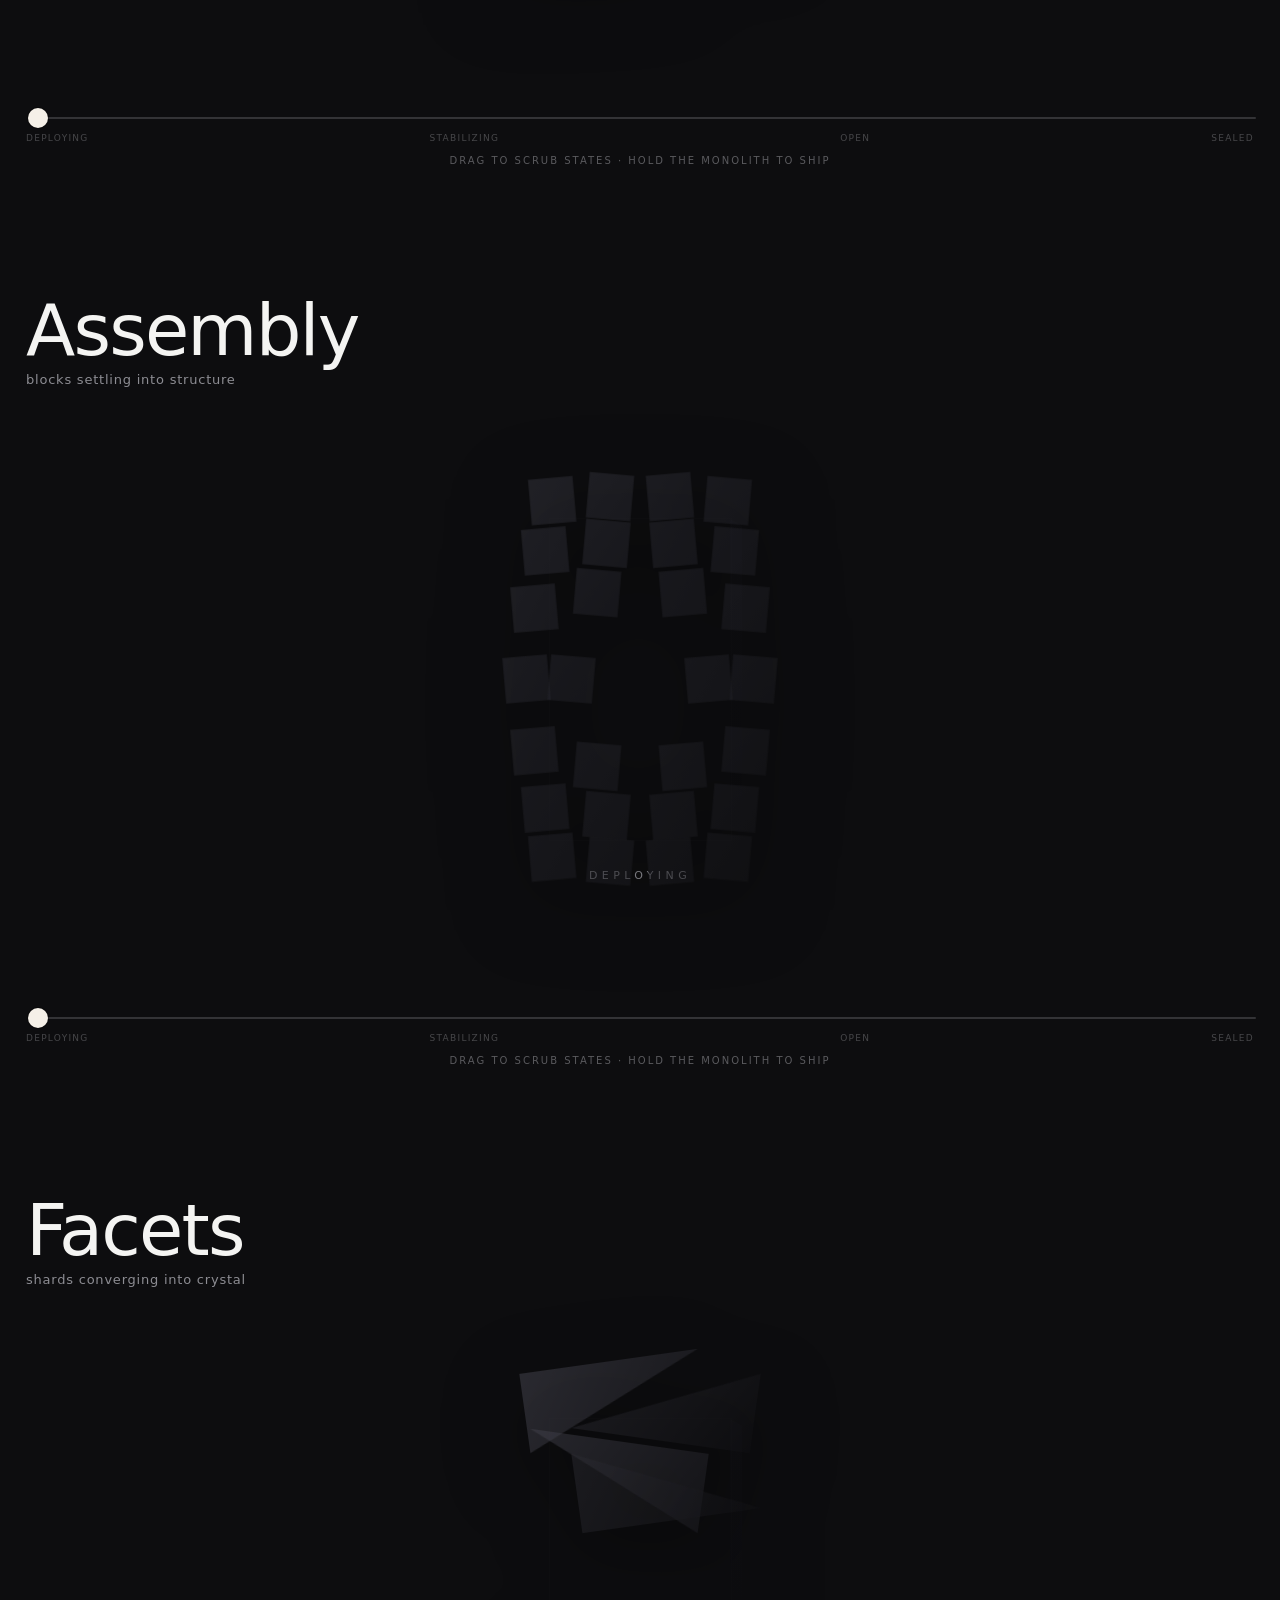
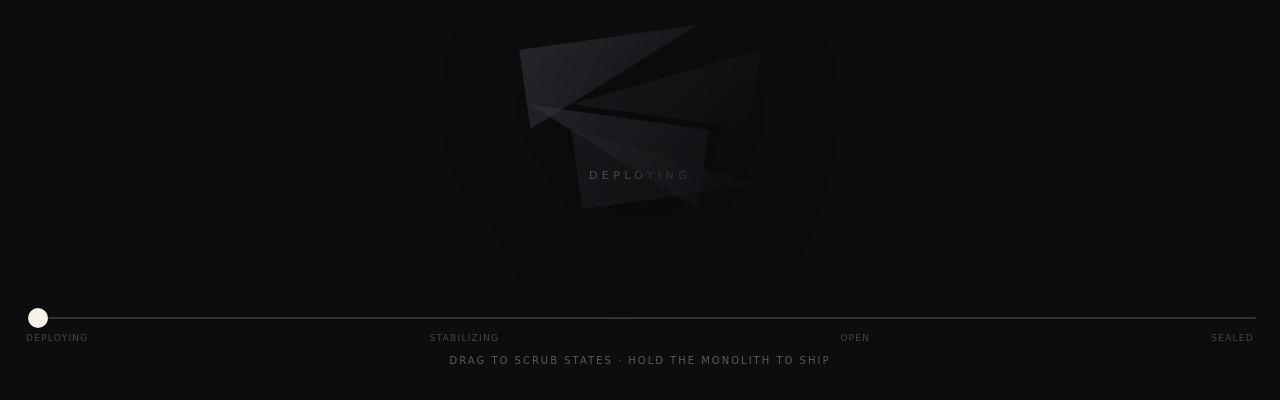
<file: concept/monolith-lab.html>
<!DOCTYPE html>
<html lang="en">
<head>
<meta charset="UTF-8" />
<meta name="viewport" content="width=device-width, initial-scale=1.0, maximum-scale=1.0, user-scalable=no, viewport-fit=cover" />
<meta name="theme-color" content="#0D0D0F" />
<meta name="apple-mobile-web-app-capable" content="yes" />
<title>Monolith Lab — SHIP</title>
<style>
:root{
  --bg:#0D0D0F; --primary:#F4F4F2; --secondary:#8D8D93; --accent:#F5F0E8;
  --font:-apple-system,"SF Pro Display","Inter","Helvetica Neue",system-ui,sans-serif;
  --MW:180px; --MH:320px;
}
*{box-sizing:border-box;-webkit-tap-highlight-color:transparent;}
html,body{margin:0;background:var(--bg);color:var(--primary);font-family:var(--font);
  -webkit-font-smoothing:antialiased;-webkit-text-size-adjust:100%;text-size-adjust:100%;
  touch-action:pan-y;overscroll-behavior:none;}
body::before{content:"";position:fixed;inset:0;z-index:0;pointer-events:none;
  background:radial-gradient(120% 60% at 50% -5%,rgba(245,240,232,.05),transparent 60%),
             radial-gradient(100% 60% at 50% 120%,rgba(0,0,0,.55),transparent 55%);}

.topbar{position:fixed;top:0;left:0;right:0;z-index:5;
  display:flex;justify-content:space-between;align-items:center;
  padding:max(16px,env(safe-area-inset-top)) 22px 12px;
  font-size:11px;letter-spacing:.3em;text-transform:uppercase;color:var(--secondary);
  background:linear-gradient(var(--bg),rgba(13,13,15,.0));}

.deck{position:relative;z-index:1;}
.lab{min-height:100svh;min-height:100vh;display:flex;flex-direction:column;
  justify-content:center;gap:8px;padding:96px 26px max(34px,env(safe-area-inset-bottom));}
.lab__head h2{font-weight:300;font-size:clamp(40px,12vw,72px);letter-spacing:-.025em;margin:0;line-height:.95;}
.lab__head .sub{margin:8px 0 0;color:var(--secondary);font-size:13px;letter-spacing:.06em;}

.stage{flex:1;display:flex;flex-direction:column;align-items:center;justify-content:center;
  gap:30px;min-height:420px;position:relative;}
.statelabel{font-size:11px;letter-spacing:.4em;text-transform:uppercase;color:var(--secondary);
  height:14px;transition:color .3s;}
.statelabel.sealed{color:var(--accent);}

/* ── Monolith object ─────────────────────────────────────────── */
.mono{--t:0;position:relative;width:var(--MW);height:var(--MH);
  transform:scale(calc(1 + .025*var(--t)));transition:transform .25s ease;cursor:pointer;
  filter:drop-shadow(0 calc(24px + 26px*var(--t)) calc(38px + 24px*var(--t)) rgba(0,0,0,calc(.5 + .2*var(--t))));}
.floor{position:absolute;z-index:1;left:50%;bottom:-34px;transform:translateX(-50%);
  width:150px;height:30px;border-radius:50%;
  background:radial-gradient(ellipse at center,rgba(245,240,232,calc(.07*var(--t))),transparent 70%);
  filter:blur(2px);}
/* depth: a darker right side face, lightly skewed */
.side{position:absolute;z-index:2;top:7px;right:-12px;width:12px;height:calc(100% - 14px);
  background:linear-gradient(#101015,#08080b);transform:skewY(30deg);transform-origin:top right;
  opacity:calc(.35 + .55*var(--t));border-radius:1px;}
.frag{position:absolute;z-index:3;background-repeat:no-repeat;
  transform:
    translate(calc(var(--ox)*(1 - var(--t))*1px), calc(var(--oy)*(1 - var(--t))*1px))
    rotate(calc(var(--or)*(1 - var(--t))*1deg));
  opacity:calc(.5 + .5*var(--t));
  transition:transform .1s linear,opacity .1s linear;will-change:transform;}
/* faint seams between assembled pieces (stone variants) */
.frag.seam{box-shadow:inset 0 0 0 .5px rgba(0,0,0,calc(.35 - .25*var(--t)));}
.sealframe{position:absolute;z-index:4;inset:-1.5px;pointer-events:none;
  border:1px solid rgba(245,240,232,calc(.04 + .5*var(--t)));
  box-shadow:0 0 calc(34px*var(--t)) rgba(245,240,232,calc(.10*var(--t)));
  opacity:calc(.15 + .85*var(--t));transition:opacity .25s;}
.seal{position:absolute;z-index:5;left:0;right:0;top:50%;transform:translateY(-50%);
  text-align:center;font-size:13px;letter-spacing:.34em;font-variant-numeric:tabular-nums;
  color:rgba(245,240,232,calc(.5*var(--t)));pointer-events:none;transition:color .3s;}

/* ── controls ─────────────────────────────────────────────────── */
.controls{display:flex;flex-direction:column;gap:12px;}
.slider{-webkit-appearance:none;appearance:none;width:100%;height:2px;border-radius:2px;
  background:rgba(141,141,147,.3);outline:none;}
.slider::-webkit-slider-thumb{-webkit-appearance:none;width:20px;height:20px;border-radius:50%;
  background:var(--accent);cursor:pointer;box-shadow:0 0 0 1px rgba(0,0,0,.3);}
.slider::-moz-range-thumb{width:20px;height:20px;border:none;border-radius:50%;background:var(--accent);}
.hint{font-size:10px;letter-spacing:.2em;text-transform:uppercase;color:rgba(141,141,147,.6);text-align:center;}
.scaleline{display:flex;justify-content:space-between;font-size:9px;letter-spacing:.14em;
  text-transform:uppercase;color:rgba(141,141,147,.45);}

.seal-flash{position:fixed;inset:0;background:var(--accent);z-index:9;opacity:0;pointer-events:none;
  transition:opacity .12s;mix-blend-mode:overlay;}
@media (prefers-reduced-motion:reduce){.frag,.mono{transition:none;}}
</style>
</head>
<body>
<div class="seal-flash" id="flash"></div>
<div class="topbar"><span>Monolith Lab</span><span>SHIP · v2</span></div>
<div class="deck" id="deck"></div>

<script>
const MW=180, MH=320, CX=MW/2, CY=MH/2;
const STONE='linear-gradient(122deg,#34343d 0%,#24242b 42%,#161619 100%)';

/* add one fragment to a monolith */
function frag(mono,o){
  const f=document.createElement('div');
  f.className='frag'+(o.seam?' seam':'');
  f.style.left=o.x+'px'; f.style.top=o.y+'px';
  f.style.width=o.w+'px'; f.style.height=o.h+'px';
  if(o.light!=null){
    const l=o.light;
    f.style.background=`linear-gradient(122deg,hsl(243 7% ${l}%),hsl(243 8% ${Math.max(7,l-15)}%))`;
  }else{
    f.style.backgroundImage=STONE;
    f.style.backgroundSize=MW+'px '+MH+'px';
    f.style.backgroundPosition=(-o.x)+'px '+(-o.y)+'px';
  }
  if(o.clip) f.style.clipPath=o.clip;
  f.style.setProperty('--ox',o.ox); f.style.setProperty('--oy',o.oy); f.style.setProperty('--or',o.or);
  mono.insertBefore(f, mono.querySelector('.sealframe'));
}
/* radial offset helper: push a piece outward from the monolith centre */
function radial(x,y,w,h,mag,rot){
  const px=x+w/2-CX, py=y+h/2-CY, d=Math.hypot(px,py)||1;
  return {ox:px/d*mag, oy:py/d*mag, or:rot};
}

/* ── builders ─────────────────────────────────────────────────── */
function buildStrata(m){
  const n=7,h=44,gap=2;
  for(let i=0;i<n;i++){
    const y=i*(h+gap), s=i%2?1:-1;
    frag(m,{x:0,y,w:MW,h,seam:true, ox:s*(26+i*5), oy:(i-3)*8, or:s*(1.4+i*0.25)});
  }
}
function buildObelisk(m){
  const cols=3, rows=4, w=MW/cols, h=MH/rows;
  for(let r=0;r<rows;r++)for(let c=0;c<cols;c++){
    const x=c*w,y=r*h;
    const o=radial(x,y,w,h,72,((r+c)%2?1:-1)*(7+r*1.5));
    frag(m,{x,y,w,h,seam:true,ox:o.ox,oy:o.oy,or:o.or});
  }
}
function buildAssembly(m){
  const cols=4, rows=7, w=MW/cols, h=MH/rows;
  for(let r=0;r<rows;r++)for(let c=0;c<cols;c++){
    const x=c*w,y=r*h;
    const o=radial(x,y,w,h,46,((r*cols+c)%2?1:-1)*5);
    frag(m,{x,y,w,h,seam:true,ox:o.ox,oy:o.oy,or:o.or});
  }
}
function buildFacets(m){
  const rows=4, h=MH/rows;
  for(let r=0;r<rows;r++){
    const y=r*h, flip=r%2===0;
    const triA = flip?'polygon(0 0,100% 0,0 100%)':'polygon(0 0,100% 0,100% 100%)';
    const triB = flip?'polygon(100% 0,100% 100%,0 100%)':'polygon(0 0,0 100%,100% 100%)';
    const lA=30 - r*2, lB=20 - r*1.5;
    const oA=radial(0,y,MW,h,58,(flip?-1:1)*8);
    const oB=radial(0,y,MW,h,58,(flip?1:-1)*8);
    frag(m,{x:0,y,w:MW,h,clip:triA,light:lA,ox:oA.ox-26,oy:oA.oy,or:oA.or});
    frag(m,{x:0,y,w:MW,h,clip:triB,light:lB,ox:oB.ox+26,oy:oB.oy,or:oB.or});
  }
}

const VARIANTS=[
  {id:'obelisk', name:'Obelisk', sub:'one block, shattered → sealed', build:buildObelisk},
  {id:'strata',  name:'Strata',  sub:'layers compacting into stone',   build:buildStrata},
  {id:'assembly',name:'Assembly',sub:'blocks settling into structure',  build:buildAssembly},
  {id:'facets',  name:'Facets',  sub:'shards converging into crystal',  build:buildFacets},
];

const flash=document.getElementById('flash'), deck=document.getElementById('deck');

function stateName(t){
  if(t>=1) return 'SEALED · v1.5.0';
  if(t>=0.7) return 'GATE OPEN';
  if(t>=0.34) return 'STABILIZING';
  return 'DEPLOYING';
}
function setT(mono,label,seal,t){
  mono.style.setProperty('--t', t.toFixed(3));
  label.textContent=stateName(t);
  label.classList.toggle('sealed', t>=1);
  seal.textContent = t>=0.7 ? (t>=1?'v1.5.0':'v1.4.0') : '';
}

let actx=null;
function sealSound(){
  try{ actx=actx||new (window.AudioContext||window.webkitAudioContext)();
    const t=actx.currentTime, o=actx.createOscillator(), g=actx.createGain();
    o.type='sine'; o.frequency.setValueAtTime(155,t);
    o.frequency.exponentialRampToValueAtTime(40,t+.22);
    g.gain.setValueAtTime(.0001,t); g.gain.exponentialRampToValueAtTime(.45,t+.012);
    g.gain.exponentialRampToValueAtTime(.0001,t+.5);
    o.connect(g).connect(actx.destination); o.start(t); o.stop(t+.55);
  }catch(e){}
}
const vibe=p=>{try{navigator.vibrate&&navigator.vibrate(p);}catch(e){}};

VARIANTS.forEach(v=>{
  const sec=document.createElement('section'); sec.className='lab';
  sec.innerHTML=`
    <div class="lab__head"><h2>${v.name}</h2><p class="sub">${v.sub}</p></div>
    <div class="stage">
      <div class="mono" data-mono>
        <div class="floor"></div><div class="side"></div>
        <div class="sealframe"></div><div class="seal"></div>
      </div>
      <div class="statelabel">DEPLOYING</div>
    </div>
    <div class="controls">
      <input class="slider" type="range" min="0" max="1000" value="0">
      <div class="scaleline"><span>Deploying</span><span>Stabilizing</span><span>Open</span><span>Sealed</span></div>
      <div class="hint">drag to scrub states · hold the monolith to ship</div>
    </div>`;
  deck.appendChild(sec);

  const mono=sec.querySelector('[data-mono]'),
        label=sec.querySelector('.statelabel'),
        seal=sec.querySelector('.seal'),
        slider=sec.querySelector('.slider');
  v.build(mono);
  setT(mono,label,seal,0);

  slider.addEventListener('input',()=>setT(mono,label,seal,slider.value/1000));

  /* hold-to-ship */
  let raf=null, holding=false, start=0, baseT=0, sealed=false;
  const HOLD=1500;
  mono.addEventListener('pointerdown',e=>{
    e.preventDefault(); if(sealed) return;
    holding=true; baseT=slider.value/1000; start=performance.now(); vibe(8);
    let lp=0;
    const tick=now=>{
      if(!holding) return;
      const k=Math.min(1,(now-start)/HOLD);
      const t=baseT+(1-baseT)*k;
      setT(mono,label,seal,t);
      if(now-lp>120){vibe(4);lp=now;}
      if(k>=1){ // sealed
        sealed=true; holding=false; slider.value=1000;
        vibe([0,60]); sealSound();
        flash.style.opacity=.85; setTimeout(()=>flash.style.opacity=0,140);
        setTimeout(()=>{sealed=false;},1800);
        return;
      }
      raf=requestAnimationFrame(tick);
    };
    raf=requestAnimationFrame(tick);
  });
  const release=()=>{
    if(!holding) return; holding=false; cancelAnimationFrame(raf);
    const from=parseFloat(mono.style.getPropertyValue('--t')), t0=performance.now();
    const back=now=>{const k=Math.min(1,(now-t0)/280);
      const t=from+(baseT-from)*k; setT(mono,label,seal,t);
      if(k<1) requestAnimationFrame(back); else slider.value=Math.round(baseT*1000);};
    requestAnimationFrame(back);
  };
  window.addEventListener('pointerup',release);
  window.addEventListener('pointercancel',release);
});
</script>
</body>
</html>
</file>
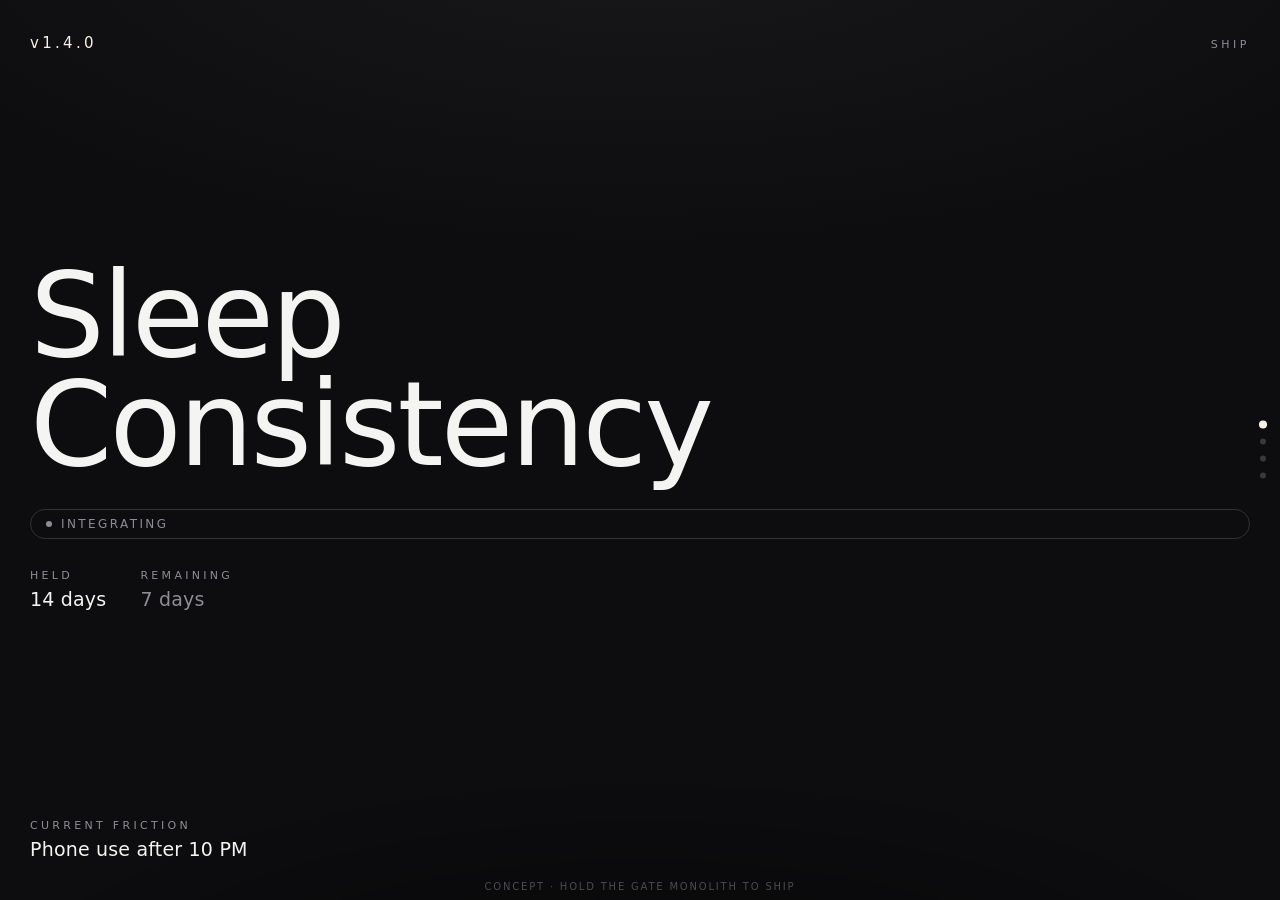
<file: concept/monolith-v2.html>
<!DOCTYPE html>
<html lang="en">
<head>
<meta charset="UTF-8" />
<meta name="viewport" content="width=device-width, initial-scale=1.0, maximum-scale=1.0, user-scalable=no, viewport-fit=cover" />
<meta name="theme-color" content="#0D0D0F" />
<meta name="apple-mobile-web-app-capable" content="yes" />
<meta name="apple-mobile-web-app-status-bar-style" content="black-translucent" />
<title>SHIP — Monolith v2 (concept)</title>
<style>
/* ════════════════════════════════════════════════════════════════
   SHIP · Monolith v2 — premium editorial concept board.
   Dark mode. Massive type. The Monolith is the identity.
   Palette per spec: bg #0D0D0F · primary #F4F4F2 · secondary #8D8D93
   · accent #F5F0E8.  Four screens. Hold the Monolith to ship.
   ════════════════════════════════════════════════════════════════ */
:root{
  --bg:#0D0D0F;
  --primary:#F4F4F2;
  --secondary:#8D8D93;
  --accent:#F5F0E8;
  --slab-lo:#17171A;
  --slab-hi:#26262B;
  --edge:rgba(245,240,232,.0);
  --font:-apple-system,"SF Pro Display","Inter","Helvetica Neue",system-ui,sans-serif;
}
*{box-sizing:border-box;-webkit-tap-highlight-color:transparent;}
html,body{margin:0;padding:0;background:var(--bg);color:var(--primary);
  font-family:var(--font);-webkit-font-smoothing:antialiased;
  -webkit-text-size-adjust:100%;text-size-adjust:100%;touch-action:manipulation;
  overscroll-behavior:none;}

/* subtle editorial depth — a single soft light from above */
body::before{content:"";position:fixed;inset:0;pointer-events:none;z-index:0;
  background:
    radial-gradient(120% 70% at 50% -10%, rgba(245,240,232,.05), transparent 60%),
    radial-gradient(100% 60% at 50% 120%, rgba(0,0,0,.6), transparent 55%);}

/* scroll-snap deck */
.deck{height:100dvh;height:100vh;overflow-y:scroll;scroll-snap-type:y mandatory;
  scroll-behavior:smooth;position:relative;z-index:1;}
.screen{height:100dvh;height:100vh;scroll-snap-align:start;scroll-snap-stop:always;
  display:flex;flex-direction:column;justify-content:space-between;
  padding:max(34px,env(safe-area-inset-top)) 30px max(40px,env(safe-area-inset-bottom));
  position:relative;}

/* top + bottom meta rows */
.row{display:flex;align-items:baseline;justify-content:space-between;}
.version{font-size:15px;letter-spacing:.22em;color:var(--accent);font-weight:400;
  font-variant-numeric:tabular-nums;}
.kicker{font-size:11px;letter-spacing:.32em;color:var(--secondary);text-transform:uppercase;}

/* hero implementation name */
.hero{font-weight:300;font-size:clamp(54px,16.5vw,118px);line-height:.92;
  letter-spacing:-.025em;margin:0;}
.center{flex:1;display:flex;flex-direction:column;justify-content:center;gap:30px;}

/* labelled fact */
.facts{display:flex;flex-direction:column;gap:22px;}
.fact__k{font-size:11px;letter-spacing:.3em;color:var(--secondary);
  text-transform:uppercase;margin-bottom:6px;}
.fact__v{font-size:19px;font-weight:400;letter-spacing:.01em;color:var(--primary);}
.fact__v--soft{color:var(--secondary);}
.facts--inline{flex-direction:row;flex-wrap:wrap;gap:34px;}

/* tags / pills */
.tag{display:inline-flex;align-items:center;gap:9px;font-size:12px;
  letter-spacing:.2em;text-transform:uppercase;color:var(--secondary);
  border:1px solid rgba(245,240,232,.16);border-radius:999px;padding:7px 15px;}
.dot{width:6px;height:6px;border-radius:50%;background:var(--secondary);}
.dot--on{background:var(--accent);box-shadow:0 0 10px var(--accent);}

.link{font-size:14px;letter-spacing:.14em;color:var(--secondary);
  text-transform:uppercase;border-bottom:1px solid rgba(141,141,147,.4);
  padding-bottom:3px;width:fit-content;}

/* ── The Monolith ─────────────────────────────────────────────── */
.stage{flex:1;display:flex;align-items:center;justify-content:center;position:relative;}
.monolith{
  --t:0;                         /* 0 = fragmented · 1 = sealed solid */
  width:172px;height:330px;position:relative;
  display:flex;flex-direction:column;align-items:center;justify-content:center;
  transform:scale(calc(1 + .02*var(--t)));
  transition:transform .25s ease;
  cursor:pointer;
}
.slab{
  width:172px;height:46px;position:relative;
  background:linear-gradient(100deg,var(--slab-lo),var(--slab-hi));
  border-top:1px solid rgba(245,240,232,calc(.05 + .04*var(--t)));
  border-bottom:1px solid rgba(0,0,0,calc(.5 - .2*var(--t)));
  transform:
    translate(calc(var(--ox)*(1 - var(--t))*1px), calc(var(--oy)*(1 - var(--t))*1px))
    rotate(calc(var(--or)*(1 - var(--t))*1deg));
  opacity:calc(.4 + .6*var(--t));
  transition:transform .12s linear,opacity .12s linear,box-shadow .25s ease;
  will-change:transform,opacity;
}
/* sealed frame + glow strengthen with t */
.monolith::after{content:"";position:absolute;inset:-2px;pointer-events:none;
  border:1px solid rgba(245,240,232,calc(.06 + .5*var(--t)));
  box-shadow:0 calc(26px + 30px*var(--t)) calc(50px + 30px*var(--t)) rgba(0,0,0,calc(.45 + .25*var(--t))),
             0 0 calc(40px*var(--t)) rgba(245,240,232,calc(.10*var(--t)));
  opacity:calc(.2 + .8*var(--t));transition:opacity .25s ease,box-shadow .25s ease;}
/* engraved version, only when sealed */
.monolith__seal{position:absolute;font-size:13px;letter-spacing:.34em;
  color:rgba(245,240,232,calc(.0 + .55*var(--t)));font-variant-numeric:tabular-nums;
  pointer-events:none;transition:color .3s ease;}
/* reflection */
.monolith__floor{position:absolute;bottom:-40px;width:150px;height:34px;
  background:radial-gradient(ellipse at center, rgba(245,240,232,calc(.05*var(--t))), transparent 70%);
  filter:blur(3px);}

.hold-hint{position:absolute;bottom:42px;left:0;right:0;text-align:center;
  font-size:11px;letter-spacing:.34em;text-transform:uppercase;color:var(--secondary);
  opacity:0;transition:opacity .3s ease;pointer-events:none;}
.hold-hint.show{opacity:1;}

/* gate requirements */
.reqs{display:flex;flex-direction:column;gap:14px;}
.req{display:flex;align-items:center;gap:13px;font-size:16px;color:var(--primary);}
.req .mk{font-size:14px;color:var(--accent);width:16px;}
.gate-word{font-size:clamp(64px,20vw,130px);font-weight:300;letter-spacing:-.02em;
  line-height:.9;}
.gate-word small{display:block;font-size:12px;letter-spacing:.4em;color:var(--secondary);
  text-transform:uppercase;margin-bottom:14px;font-weight:400;}

.shipped-word{font-size:13px;letter-spacing:.5em;color:var(--accent);
  text-transform:uppercase;}

/* page dots */
.dots{position:fixed;right:14px;top:50%;transform:translateY(-50%);z-index:3;
  display:flex;flex-direction:column;gap:11px;}
.dots b{width:6px;height:6px;border-radius:50%;background:rgba(141,141,147,.35);
  transition:.3s;}
.dots b.active{background:var(--accent);transform:scale(1.35);}

/* completion flash */
.seal-flash{position:fixed;inset:0;background:var(--accent);z-index:9;
  opacity:0;pointer-events:none;transition:opacity .12s ease;mix-blend-mode:overlay;}

.muted{color:var(--secondary);}
.note{position:fixed;left:0;right:0;bottom:0;z-index:3;text-align:center;
  font-size:10px;letter-spacing:.18em;text-transform:uppercase;color:rgba(141,141,147,.5);
  padding:8px;pointer-events:none;}
@media (prefers-reduced-motion:reduce){*{transition:none!important;}}
</style>
</head>
<body>

<div class="seal-flash" id="sealFlash"></div>

<div class="dots" id="dots"><b class="active"></b><b></b><b></b><b></b></div>

<div class="deck" id="deck">

  <!-- ── 01 · HOME ───────────────────────────────────────────── -->
  <section class="screen" data-state="deploying">
    <div class="row">
      <span class="version">v1.4.0</span>
      <span class="kicker">SHIP</span>
    </div>
    <div class="center">
      <h1 class="hero">Sleep<br>Consistency</h1>
      <span class="tag"><span class="dot"></span>Integrating</span>
      <div class="facts--inline facts">
        <div><div class="fact__k">Held</div><div class="fact__v">14 days</div></div>
        <div><div class="fact__k">Remaining</div><div class="fact__v fact__v--soft">7 days</div></div>
      </div>
    </div>
    <div>
      <div class="fact__k">Current Friction</div>
      <div class="fact__v">Phone use after 10 PM</div>
    </div>
  </section>

  <!-- ── 02 · IMPLEMENTATION DETAIL ──────────────────────────── -->
  <section class="screen" data-state="stabilizing">
    <div class="row">
      <h1 class="hero" style="font-size:clamp(40px,12vw,76px)">Sleep<br>Consistency</h1>
    </div>
    <div class="stage">
      <div class="monolith" data-mono>
        <div class="monolith__floor"></div>
      </div>
    </div>
    <div class="facts--inline facts">
      <div><div class="fact__k">State</div><div class="fact__v">Stabilizing</div></div>
      <div><div class="fact__k">Window</div><div class="fact__v">Apr 1 → Apr 30</div></div>
      <div><div class="fact__k">Signal</div><div class="fact__v">Held</div></div>
      <div style="flex-basis:100%"><div class="fact__k">Current Friction</div><div class="fact__v">Phone use after 10 PM</div></div>
      <div class="link">Open Manual ↗</div>
    </div>
  </section>

  <!-- ── 03 · GATE OPEN (interactive) ────────────────────────── -->
  <section class="screen" data-state="gate" id="gateScreen">
    <div class="row">
      <span class="version" id="gateVersion">v1.4.0</span>
      <span class="kicker">Gate</span>
    </div>
    <div class="stage">
      <div class="monolith" data-mono id="gateMono" style="--t:.82">
        <div class="monolith__seal" id="gateSeal">v1.4.0</div>
        <div class="monolith__floor"></div>
      </div>
      <div class="hold-hint" id="holdHint">Hold to Ship</div>
    </div>
    <div class="reqs">
      <div class="gate-word"><small>Status</small>OPEN</div>
      <div class="req"><span class="mk">✓</span> Stabilization complete</div>
      <div class="req"><span class="mk">✓</span> Signal held</div>
    </div>
  </section>

  <!-- ── 04 · SHIPPED ────────────────────────────────────────── -->
  <section class="screen" data-state="shipped" id="shippedScreen">
    <div class="row">
      <span class="version">v1.5.0</span>
      <span class="kicker">SHIP</span>
    </div>
    <div class="center">
      <h1 class="hero">Sleep<br>Consistency</h1>
      <span class="shipped-word">Shipped</span>
      <div><div class="fact__k">Date</div><div class="fact__v">April 28</div></div>
    </div>
    <div class="stage" style="flex:0 0 auto;height:200px">
      <div class="monolith" data-mono style="--t:1;width:120px;height:150px">
        <div class="monolith__seal">v1.5.0</div>
      </div>
    </div>
    <div class="fact__v--soft fact__v" style="text-align:center">Added to changelog</div>
  </section>

</div>

<div class="note">Concept · hold the gate monolith to ship</div>

<script>
/* Build the slab stack inside every monolith. An intentional (not random)
   fragmented composition that converges to a flush, sealed solid as --t→1. */
const OFFS=[ /* ox, oy, or — per slab */
  [ 34,-58, 2.4],[-50,-30,-2.8],[ 20,-8, 1.4],[-28, 6,-1.0],
  [ 58, 22, 3.2],[-16, 40,-2.0],[ 40, 60, 2.0],
];
document.querySelectorAll('[data-mono]').forEach(m=>{
  OFFS.forEach(([ox,oy,or])=>{
    const s=document.createElement('div');
    s.className='slab';
    s.style.setProperty('--ox',ox);
    s.style.setProperty('--oy',oy);
    s.style.setProperty('--or',or);
    m.insertBefore(s,m.firstChild);
  });
});

/* page-dot sync */
const deck=document.getElementById('deck'),dots=[...document.querySelectorAll('#dots b')];
const screens=[...document.querySelectorAll('.screen')];
screens.forEach(s=>new IntersectionObserver((es)=>es.forEach(e=>{if(e.isIntersecting){
  const i=screens.indexOf(e.target);dots.forEach((d,k)=>d.classList.toggle('active',k===i));}}),
  {root:deck,threshold:.6}).observe(s));

/* ── Hold-to-ship on the Gate monolith ────────────────────────── */
const gateMono=document.getElementById('gateMono'),
      holdHint=document.getElementById('holdHint'),
      gateSeal=document.getElementById('gateSeal'),
      gateVersion=document.getElementById('gateVersion'),
      sealFlash=document.getElementById('sealFlash');
const T_START=0.82, HOLD_MS=1500;
let raf=null, holding=false, shipped=false, startT=0;

function vibe(p){ try{ navigator.vibrate && navigator.vibrate(p); }catch(e){} }

/* optional synthesized "seal" — a deep mechanical thunk (no assets) */
let actx=null;
function sealSound(){
  try{
    actx=actx||new (window.AudioContext||window.webkitAudioContext)();
    const t=actx.currentTime;
    const o=actx.createOscillator(),g=actx.createGain();
    o.type='sine';o.frequency.setValueAtTime(150,t);
    o.frequency.exponentialRampToValueAtTime(42,t+.22);
    g.gain.setValueAtTime(.0001,t);
    g.gain.exponentialRampToValueAtTime(.5,t+.012);
    g.gain.exponentialRampToValueAtTime(.0001,t+.5);
    o.connect(g).connect(actx.destination);o.start(t);o.stop(t+.55);
  }catch(e){}
}

function setT(v){ gateMono.style.setProperty('--t', v.toFixed(3)); }

function down(e){
  if(shipped) return;
  e.preventDefault();
  holding=true; startT=performance.now();
  holdHint.classList.add('show'); holdHint.textContent='Hold to Ship';
  vibe(8);
  let lastPulse=0;
  const tick=(now)=>{
    if(!holding) return;
    const k=Math.min(1,(now-startT)/HOLD_MS);          // 0→1 over hold
    setT(T_START + (1-T_START)*k);
    if(now-lastPulse>120){ vibe(4); lastPulse=now; }     // escalating weight
    if(k>=1){ complete(); return; }
    raf=requestAnimationFrame(tick);
  };
  raf=requestAnimationFrame(tick);
}
function up(){
  if(shipped||!holding) return;
  holding=false; cancelAnimationFrame(raf);
  holdHint.classList.remove('show');
  // ease back to the open (unsealed) state
  const from=parseFloat(gateMono.style.getPropertyValue('--t')), t0=performance.now();
  const back=(now)=>{ const k=Math.min(1,(now-t0)/300);
    setT(from+(T_START-from)*k); if(k<1) requestAnimationFrame(back); };
  requestAnimationFrame(back);
}
function complete(){
  shipped=true; holding=false; setT(1);
  vibe([0,60]);                       // one deep pulse
  sealSound();
  sealFlash.style.opacity=.9; setTimeout(()=>sealFlash.style.opacity=0,140);
  gateSeal.textContent='v1.5.0'; gateVersion.textContent='v1.5.0';
  holdHint.textContent='Sealed'; holdHint.classList.add('show');
  setTimeout(()=>{ document.getElementById('shippedScreen')
    .scrollIntoView({behavior:'smooth'}); },720);
  // allow re-arming if they scroll back up
  setTimeout(()=>{ shipped=false; setT(T_START); gateSeal.textContent='v1.4.0';
    gateVersion.textContent='v1.4.0'; holdHint.classList.remove('show'); },4200);
}
gateMono.addEventListener('pointerdown',down);
window.addEventListener('pointerup',up);
window.addEventListener('pointercancel',up);
</script>
</body>
</html>
</file>
<file: styles.css>
/* ═══════════════════════════════════════════════════════════
   SHIP — the austere core.
   Black and white. Monospace. Industrial. Low stimulation.
   No dopamine by design. The biggest hit fires only on SHIP.
   ═══════════════════════════════════════════════════════════ */

:root {
  --ink: #0a0a0a;
  --paper: #ffffff;
  --line: #000000;
  --faint: #6b6b6b;
  --fainter: #9a9a9a;
  --hair: #d8d8d8;
  --panel: #f4f4f4;
  --gate: #000000;

  --mono: "SF Mono", "JetBrains Mono", "Roboto Mono", "DejaVu Sans Mono",
          ui-monospace, Menlo, Consolas, monospace;

  --pad: clamp(16px, 4vw, 28px);
  --max: 720px;
}

* { box-sizing: border-box; }

html, body {
  margin: 0;
  padding: 0;
  background: var(--paper);
  color: var(--ink);
  font-family: var(--mono);
  -webkit-font-smoothing: antialiased;
  text-rendering: optimizeLegibility;
  /* Don't let iOS rescale text on orientation change, and suppress the
     double-tap-to-zoom gesture while still allowing pinch-zoom. */
  -webkit-text-size-adjust: 100%;
  text-size-adjust: 100%;
  touch-action: manipulation;
}

body {
  min-height: 100dvh;
  min-height: 100vh;
  display: flex;
  flex-direction: column;
  padding-top: env(safe-area-inset-top);
  padding-bottom: env(safe-area-inset-bottom);
}

noscript { display: block; padding: var(--pad); }

/* ───────────────── Masthead ───────────────── */
.masthead {
  display: flex;
  align-items: center;
  justify-content: space-between;
  padding: var(--pad);
  border-bottom: 2px solid var(--line);
  position: sticky;
  top: 0;
  background: var(--paper);
  z-index: 5;
}
.masthead__id { display: flex; align-items: baseline; gap: 10px; }
.masthead__mark { font-size: 0.85rem; line-height: 1; }
.masthead__name {
  font-weight: 700;
  font-size: 1.25rem;
  letter-spacing: 0.42em;
  padding-left: 2px;
}
.masthead__version {
  font-size: 0.78rem;
  letter-spacing: 0.12em;
  color: var(--faint);
  border: 1px solid var(--line);
  padding: 3px 9px;
}

/* ───────────────── Layout ───────────────── */
main {
  flex: 1;
  width: 100%;
  max-width: var(--max);
  margin: 0 auto;
  padding: var(--pad);
  display: flex;
  flex-direction: column;
  gap: clamp(20px, 5vw, 34px);
}

.footer {
  border-top: 1px solid var(--hair);
  padding: 14px var(--pad);
  text-align: center;
}
.footer__rule {
  font-size: 0.62rem;
  letter-spacing: 0.16em;
  color: var(--fainter);
}

/* ───────────────── Section primitives ───────────────── */
.section__head {
  display: flex;
  align-items: baseline;
  justify-content: space-between;
  border-bottom: 1px solid var(--line);
  padding-bottom: 6px;
  margin-bottom: 14px;
}
.section__title {
  font-size: 0.72rem;
  letter-spacing: 0.28em;
  font-weight: 700;
  margin: 0;
}
.section__meta {
  font-size: 0.66rem;
  letter-spacing: 0.12em;
  color: var(--faint);
}

/* ───────────────── Empty / standby ───────────────── */
.standby {
  border: 1px dashed var(--line);
  padding: clamp(28px, 8vw, 56px) var(--pad);
  text-align: center;
}
.standby__glyph { font-size: 1.4rem; letter-spacing: 0.3em; }
.standby__line {
  margin: 16px 0 6px;
  font-size: 0.82rem;
  letter-spacing: 0.08em;
}
.standby__sub {
  font-size: 0.7rem;
  color: var(--faint);
  letter-spacing: 0.06em;
  margin-bottom: 24px;
}

/* ───────────────── Implementation card ───────────────── */
.impl {
  border: 2px solid var(--line);
}
.impl__bar {
  display: flex;
  justify-content: space-between;
  align-items: center;
  background: var(--ink);
  color: var(--paper);
  padding: 8px 14px;
  font-size: 0.64rem;
  letter-spacing: 0.2em;
}
.impl__state { font-weight: 700; }
.impl__body { padding: var(--pad); display: flex; flex-direction: column; gap: 20px; }

.impl__focus-label,
.impl__field-label {
  font-size: 0.62rem;
  letter-spacing: 0.24em;
  color: var(--faint);
  display: block;
  margin-bottom: 5px;
}
.impl__focus {
  font-size: clamp(1.3rem, 6vw, 1.7rem);
  font-weight: 700;
  line-height: 1.15;
  letter-spacing: 0.01em;
  word-break: break-word;
}

/* Editable bottleneck — the main act of working */
.bottleneck {
  display: flex;
  align-items: flex-start;
  gap: 10px;
  border: 1px solid var(--line);
  padding: 12px;
  background: var(--panel);
}
.bottleneck__text {
  flex: 1;
  /* 16px: iOS Safari auto-zooms on focus of anything under 16px. Keep the
     static text matched to the edit field so swapping them doesn't reflow. */
  font-size: 16px;
  line-height: 1.4;
  word-break: break-word;
}
.bottleneck__edit {
  flex: 1;
  font-family: var(--mono);
  font-size: 16px; /* prevent iOS focus auto-zoom */
  border: none;
  border-bottom: 1px solid var(--line);
  background: transparent;
  padding: 0 0 3px;
  outline: none;
  color: var(--ink);
}
.icon-btn {
  border: 1px solid var(--line);
  background: var(--paper);
  font-family: var(--mono);
  font-size: 0.6rem;
  letter-spacing: 0.12em;
  padding: 4px 7px;
  cursor: pointer;
  white-space: nowrap;
}
.icon-btn:active { background: var(--ink); color: var(--paper); }

/* Telemetry grid */
.telemetry {
  display: grid;
  grid-template-columns: 1fr 1fr;
  border: 1px solid var(--hair);
}
.telemetry__cell {
  padding: 12px 14px;
  border-right: 1px solid var(--hair);
  border-bottom: 1px solid var(--hair);
}
.telemetry__cell:nth-child(2n) { border-right: none; }
.telemetry__k {
  font-size: 0.58rem;
  letter-spacing: 0.18em;
  color: var(--faint);
  display: block;
  margin-bottom: 4px;
}
.telemetry__v { font-size: 0.92rem; font-weight: 700; }
.telemetry__v--warn { text-decoration: underline; text-underline-offset: 3px; }

/* Progress / dwell bar */
.dwell { margin-top: 2px; }
.dwell__track {
  height: 10px;
  border: 1px solid var(--line);
  background:
    repeating-linear-gradient(
      45deg, var(--hair) 0 4px, transparent 4px 8px);
}
.dwell__fill { height: 100%; background: var(--ink); width: 0%; transition: width .4s ease; }
.dwell__legend {
  display: flex;
  justify-content: space-between;
  margin-top: 5px;
  font-size: 0.6rem;
  letter-spacing: 0.1em;
  color: var(--faint);
}

/* Gate */
.gate {
  border: 2px solid var(--line);
  padding: 16px;
  text-align: center;
}
.gate--open { background: var(--gate); color: var(--paper); }
.gate__status { font-size: 0.66rem; letter-spacing: 0.24em; margin-bottom: 12px; }
.gate__reasons {
  list-style: none;
  margin: 0 0 14px;
  padding: 0;
  font-size: 0.68rem;
  letter-spacing: 0.05em;
  text-align: left;
  display: inline-block;
}
.gate__reasons li { padding: 2px 0; }
.gate__reasons li::before { content: "□  "; }
.gate__reasons li.met::before { content: "▣  "; }

/* Actions */
.impl__actions {
  display: flex;
  flex-wrap: wrap;
  gap: 10px;
}
.btn {
  font-family: var(--mono);
  font-size: 0.72rem;
  letter-spacing: 0.16em;
  padding: 13px 20px;
  border: 1.5px solid var(--line);
  background: var(--paper);
  color: var(--ink);
  cursor: pointer;
  flex: 1 1 auto;
  text-align: center;
}
.btn:active { transform: translateY(1px); }
.btn--solid { background: var(--ink); color: var(--paper); }
.btn--ghost { color: var(--faint); border-color: var(--hair); }
.btn--ship {
  background: var(--ink);
  color: var(--paper);
  font-weight: 700;
  letter-spacing: 0.34em;
  flex-basis: 100%;
  padding: 18px;
}
.btn--ship:disabled,
.btn:disabled {
  opacity: 0.32;
  cursor: not-allowed;
}
.btn--block { flex-basis: 100%; }

/* ───────────────── Changelog ───────────────── */
.changelog { display: flex; flex-direction: column; }
.changelog__empty {
  font-size: 0.72rem;
  color: var(--faint);
  letter-spacing: 0.08em;
  padding: 8px 0;
}
.entry {
  display: grid;
  grid-template-columns: auto 1fr;
  gap: 14px;
  padding: 13px 0;
  border-bottom: 1px solid var(--hair);
}
.entry__ver {
  font-weight: 700;
  font-size: 0.82rem;
  letter-spacing: 0.04em;
  border: 1px solid var(--line);
  padding: 2px 7px;
  height: fit-content;
  white-space: nowrap;
}
.entry__ver--abort { border-style: dashed; color: var(--faint); }
.entry__focus { font-size: 0.92rem; font-weight: 700; word-break: break-word; }
.entry__line {
  font-size: 0.64rem;
  letter-spacing: 0.06em;
  color: var(--faint);
  margin-top: 3px;
}
.entry__evidence {
  font-size: 0.62rem;
  color: var(--faint);
  margin-top: 4px;
  border-left: 2px solid var(--hair);
  padding-left: 8px;
}

/* ───────────────── Modal ───────────────── */
.modal {
  position: fixed;
  inset: 0;
  background: rgba(0,0,0,0.55);
  display: flex;
  align-items: flex-end;
  justify-content: center;
  z-index: 50;
  padding: 0;
}
.modal[hidden] { display: none; }
.modal__panel {
  background: var(--paper);
  border-top: 3px solid var(--line);
  width: 100%;
  max-width: var(--max);
  padding: var(--pad);
  padding-bottom: calc(var(--pad) + env(safe-area-inset-bottom));
  max-height: 92dvh;
  overflow-y: auto;
  animation: rise .18s ease-out;
}
@keyframes rise { from { transform: translateY(12px); opacity: .6; } to { transform: none; opacity: 1; } }
@media (min-width: 600px) {
  .modal { align-items: center; padding: var(--pad); }
  .modal__panel { border: 3px solid var(--line); }
}
.modal__title {
  font-size: 0.86rem;
  letter-spacing: 0.22em;
  margin: 0 0 6px;
}
.modal__note {
  font-size: 0.68rem;
  color: var(--faint);
  letter-spacing: 0.04em;
  margin: 0 0 20px;
  line-height: 1.45;
}
.modal__actions {
  display: flex;
  gap: 10px;
  margin-top: 24px;
}

/* Fields */
.field { display: block; margin-bottom: 18px; }
.field__label {
  font-size: 0.64rem;
  letter-spacing: 0.2em;
  display: block;
  margin-bottom: 3px;
  font-weight: 700;
}
.field__optional { color: var(--faint); font-weight: 400; letter-spacing: 0.08em; }
.field__hint {
  font-size: 0.62rem;
  color: var(--faint);
  display: block;
  margin-bottom: 7px;
  line-height: 1.35;
}
.field__input {
  width: 100%;
  font-family: var(--mono);
  font-size: 16px; /* prevent iOS focus auto-zoom (must be >= 16px) */
  padding: 11px 12px;
  border: 1.5px solid var(--line);
  background: var(--paper);
  color: var(--ink);
  outline: none;
}
.field__input:focus { box-shadow: inset 0 0 0 1px var(--line); }
.field-row { display: flex; gap: 12px; }
.field-row .field { flex: 1; }

/* ───────────────── SHIP flash (the one allowed celebration) ───────────────── */
.flash {
  position: fixed;
  inset: 0;
  background: var(--ink);
  color: var(--paper);
  display: flex;
  flex-direction: column;
  align-items: center;
  justify-content: center;
  z-index: 100;
  gap: 14px;
  animation: flashin .25s ease-out;
}
.flash[hidden] { display: none; }
.flash__word {
  font-size: clamp(2.4rem, 16vw, 5rem);
  font-weight: 700;
  letter-spacing: 0.3em;
  padding-left: 0.3em;
  animation: stamp .35s cubic-bezier(.2,.8,.2,1);
}
.flash__sub { font-size: 0.8rem; letter-spacing: 0.18em; opacity: 0.85; }
.flash__ver { font-size: 1.1rem; letter-spacing: 0.2em; border: 1px solid var(--paper); padding: 5px 14px; }
@keyframes flashin { from { opacity: 0; } to { opacity: 1; } }
@keyframes stamp { 0% { transform: scale(1.6); opacity: 0; } 60% { opacity: 1; } 100% { transform: scale(1); } }

@media (prefers-reduced-motion: reduce) {
  *, *::before, *::after { animation: none !important; transition: none !important; }
}
</file>
